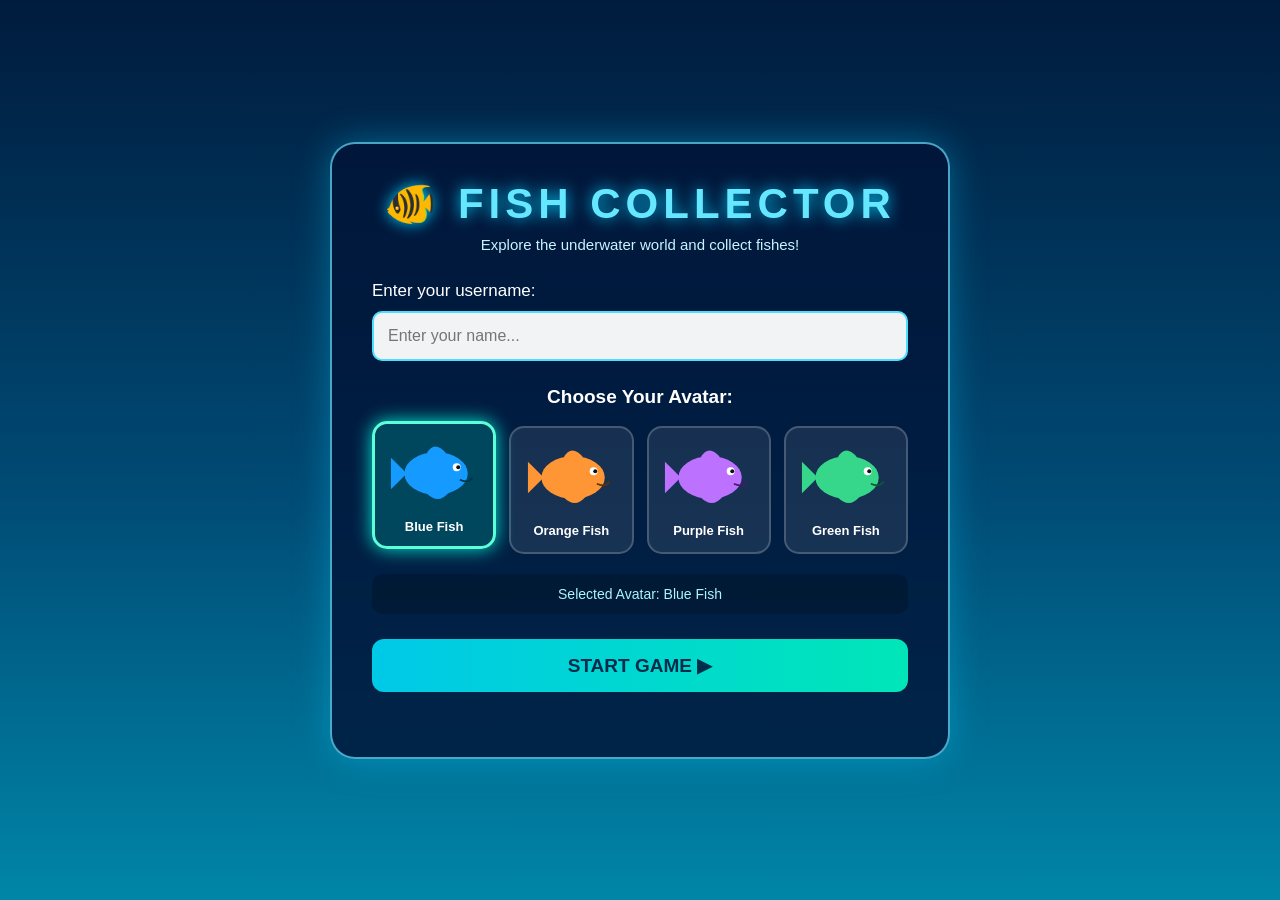
<file: game1/index.html>
<!DOCTYPE html>
<html lang="en">
<head>
<meta charset="UTF-8">
<meta name="viewport" content="width=device-width, initial-scale=1.0">
<title>Fish Collector - Login</title>

<style>
* {
    margin: 0;
    padding: 0;
    box-sizing: border-box;
}

body {
    font-family: Arial, sans-serif;
    min-height: 100vh;
    overflow: hidden;
    background: linear-gradient(
        180deg,
        #001b3d 0%,
        #004b75 55%,
        #0086a8 100%
    );
    color: white;
}

/* Underwater background */

.ocean {
    position: relative;
    width: 100%;
    min-height: 100vh;
    display: flex;
    justify-content: center;
    align-items: center;
    overflow: hidden;
}

/* Bubbles */

.bubble {
    position: absolute;
    bottom: -100px;
    width: 20px;
    height: 20px;
    border: 2px solid rgba(255,255,255,0.5);
    border-radius: 50%;
    animation: rise 10s infinite ease-in;
}

.bubble:nth-child(1) {
    left: 10%;
    animation-delay: 0s;
}

.bubble:nth-child(2) {
    left: 25%;
    width: 30px;
    height: 30px;
    animation-delay: 3s;
}

.bubble:nth-child(3) {
    left: 75%;
    animation-delay: 2s;
}

.bubble:nth-child(4) {
    left: 90%;
    width: 35px;
    height: 35px;
    animation-delay: 5s;
}

.bubble:nth-child(5) {
    left: 55%;
    animation-delay: 6s;
}

@keyframes rise {
    0% {
        transform: translateY(0);
        opacity: 0;
    }
    20% {
        opacity: 0.8;
    }
    100% {
        transform: translateY(-110vh);
        opacity: 0;
    }
}

/* Login container */

.login-container {
    position: relative;
    z-index: 2;
    width: 620px;
    max-width: 92%;
    padding: 35px 40px;
    text-align: center;
    background: rgba(0, 20, 55, 0.82);
    border: 2px solid rgba(105, 225, 255, 0.7);
    border-radius: 25px;
    box-shadow: 0 0 35px rgba(0, 210, 255, 0.35);
}

h1 {
    font-size: 42px;
    letter-spacing: 5px;
    color: #65e8ff;
    text-shadow: 0 0 15px #00cfff;
    margin-bottom: 8px;
}

.subtitle {
    color: #c6f5ff;
    margin-bottom: 28px;
    font-size: 15px;
}

/* Username */

.input-title {
    display: block;
    text-align: left;
    font-size: 17px;
    margin-bottom: 10px;
    color: #ffffff;
}

.username-input {
    width: 100%;
    padding: 14px;
    border-radius: 10px;
    border: 2px solid #4bdfff;
    background: rgba(255,255,255,0.95);
    font-size: 16px;
    outline: none;
    margin-bottom: 25px;
}

.username-input:focus {
    box-shadow: 0 0 12px #00d9ff;
}

/* Avatar section */

.avatar-heading {
    font-size: 19px;
    margin-bottom: 18px;
    color: #ffffff;
}

.avatar-list {
    display: grid;
    grid-template-columns: repeat(4, 1fr);
    gap: 13px;
}

.avatar-card {
    padding: 12px 5px;
    background: rgba(255,255,255,0.09);
    border: 2px solid rgba(255,255,255,0.2);
    border-radius: 15px;
    cursor: pointer;
    transition: 0.25s;
}

.avatar-card:hover {
    background: rgba(0, 205, 255, 0.2);
    transform: translateY(-5px);
}

.avatar-card.selected {
    border: 3px solid #5dffda;
    background: rgba(0, 220, 190, 0.22);
    box-shadow: 0 0 18px #00e5d0;
    transform: translateY(-5px);
}

/* Fish avatar design */

.fish {
    width: 95px;
    max-width: 100%;
    height: 75px;
    display: block;
    margin: auto;
}

.avatar-name {
    display: block;
    margin-top: 8px;
    font-size: 13px;
    color: white;
    font-weight: bold;
}

/* Selected avatar preview */

.selected-info {
    margin-top: 20px;
    padding: 12px;
    color: #aaf5ff;
    font-size: 14px;
    background: rgba(0,0,0,0.2);
    border-radius: 10px;
}

/* Start button */

.start-btn {
    width: 100%;
    margin-top: 25px;
    padding: 15px;
    border: none;
    border-radius: 12px;
    background: linear-gradient(90deg, #00c9e8, #00e6b8);
    color: #002c4b;
    font-size: 19px;
    font-weight: bold;
    cursor: pointer;
    transition: 0.3s;
}

.start-btn:hover {
    transform: scale(1.03);
    box-shadow: 0 0 20px #00eaff;
}

.message {
    color: #ffb6b6;
    margin-top: 12px;
    font-size: 14px;
    min-height: 18px;
}

/* Responsive layout */

@media (max-width: 600px) {
    body {
        overflow-y: auto;
    }

    .ocean {
        padding: 20px 0;
    }

    .login-container {
        padding: 25px 18px;
    }

    h1 {
        font-size: 30px;
    }

    .avatar-list {
        grid-template-columns: repeat(2, 1fr);
    }
}
</style>
</head>

<body>

<div class="ocean">

    <!-- Background bubbles -->
    <div class="bubble"></div>
    <div class="bubble"></div>
    <div class="bubble"></div>
    <div class="bubble"></div>
    <div class="bubble"></div>

    <div class="login-container">

        <h1>🐠 FISH COLLECTOR</h1>

        <p class="subtitle">
            Explore the underwater world and collect fishes!
        </p>

        <!-- Username -->
        <label class="input-title" for="username">
            Enter your username:
        </label>

        <input
            type="text"
            id="username"
            class="username-input"
            placeholder="Enter your name..."
            maxlength="20"
        >

        <!-- Avatar selection -->
        <h3 class="avatar-heading">
            Choose Your Avatar:
        </h3>

        <div class="avatar-list">

            <!-- Blue Fish -->
            <div class="avatar-card selected"
                 data-color="#159bff"
                 data-name="Blue Fish"
                 onclick="selectAvatar(this)">

                <svg class="fish" viewBox="0 0 120 90">
                    <path d="M25 45 L5 25 L5 65 Z"
                          fill="#159bff"/>
                    <ellipse cx="62" cy="45"
                             rx="40" ry="27"
                             fill="#159bff"/>
                    <path d="M50 20 Q60 2 75 20"
                          fill="#159bff"/>
                    <path d="M50 70 Q65 85 78 69"
                          fill="#159bff"/>
                    <circle cx="88" cy="37" r="5"
                            fill="white"/>
                    <circle cx="90" cy="37" r="2.5"
                            fill="#111"/>
                    <path d="M92 53 Q103 58 108 50"
                          stroke="#00334d"
                          stroke-width="2"
                          fill="none"/>
                </svg>

                <span class="avatar-name">Blue Fish</span>
            </div>

            <!-- Orange Fish -->
            <div class="avatar-card"
                 data-color="#ff9635"
                 data-name="Orange Fish"
                 onclick="selectAvatar(this)">

                <svg class="fish" viewBox="0 0 120 90">
                    <path d="M25 45 L5 25 L5 65 Z"
                          fill="#ff9635"/>
                    <ellipse cx="62" cy="45"
                             rx="40" ry="27"
                             fill="#ff9635"/>
                    <path d="M50 20 Q60 2 75 20"
                          fill="#ff9635"/>
                    <path d="M50 70 Q65 85 78 69"
                          fill="#ff9635"/>
                    <circle cx="88" cy="37" r="5"
                            fill="white"/>
                    <circle cx="90" cy="37" r="2.5"
                            fill="#111"/>
                    <path d="M92 53 Q103 58 108 50"
                          stroke="#663000"
                          stroke-width="2"
                          fill="none"/>
                </svg>

                <span class="avatar-name">Orange Fish</span>
            </div>

            <!-- Purple Fish -->
            <div class="avatar-card"
                 data-color="#bd72ff"
                 data-name="Purple Fish"
                 onclick="selectAvatar(this)">

                <svg class="fish" viewBox="0 0 120 90">
                    <path d="M25 45 L5 25 L5 65 Z"
                          fill="#bd72ff"/>
                    <ellipse cx="62" cy="45"
                             rx="40" ry="27"
                             fill="#bd72ff"/>
                    <path d="M50 20 Q60 2 75 20"
                          fill="#bd72ff"/>
                    <path d="M50 70 Q65 85 78 69"
                          fill="#bd72ff"/>
                    <circle cx="88" cy="37" r="5"
                            fill="white"/>
                    <circle cx="90" cy="37" r="2.5"
                            fill="#111"/>
                    <path d="M92 53 Q103 58 108 50"
                          stroke="#4c176e"
                          stroke-width="2"
                          fill="none"/>
                </svg>

                <span class="avatar-name">Purple Fish</span>
            </div>

            <!-- Green Fish -->
            <div class="avatar-card"
                 data-color="#36d68b"
                 data-name="Green Fish"
                 onclick="selectAvatar(this)">

                <svg class="fish" viewBox="0 0 120 90">
                    <path d="M25 45 L5 25 L5 65 Z"
                          fill="#36d68b"/>
                    <ellipse cx="62" cy="45"
                             rx="40" ry="27"
                             fill="#36d68b"/>
                    <path d="M50 20 Q60 2 75 20"
                          fill="#36d68b"/>
                    <path d="M50 70 Q65 85 78 69"
                          fill="#36d68b"/>
                    <circle cx="88" cy="37" r="5"
                            fill="white"/>
                    <circle cx="90" cy="37" r="2.5"
                            fill="#111"/>
                    <path d="M92 53 Q103 58 108 50"
                          stroke="#075c37"
                          stroke-width="2"
                          fill="none"/>
                </svg>

                <span class="avatar-name">Green Fish</span>
            </div>

        </div>

        <!-- Selected avatar information -->
        <div class="selected-info" id="selectedInfo">
            Selected Avatar: Blue Fish
        </div>

        <!-- Start button -->
        <button class="start-btn" onclick="startGame()">
            START GAME ▶
        </button>

        <p class="message" id="message"></p>

    </div>
</div>

<script>

// Default avatar
let selectedAvatar = {
    name: "Blue Fish",
    color: "#159bff"
};

// Select avatar function
function selectAvatar(card) {

    // Remove previous selection
    document.querySelectorAll(".avatar-card")
        .forEach(item => {
            item.classList.remove("selected");
        });

    // Highlight selected avatar
    card.classList.add("selected");

    // Save selected avatar details
    selectedAvatar = {
        name: card.dataset.name,
        color: card.dataset.color
    };

    // Update preview text
    document.getElementById("selectedInfo").textContent =
        "Selected Avatar: " + selectedAvatar.name;
}

// Start game function
function startGame() {

    const username =
        document.getElementById("username").value.trim();

    const message =
        document.getElementById("message");

    // Check username
    if (username === "") {
        message.textContent =
            "Please enter your username!";
        document.getElementById("username").focus();
        return;
    }

    // Player information
    const player = {
        username: username,
        avatarName: selectedAvatar.name,
        avatarColor: selectedAvatar.color,
        score: 0,
        lives: 3,
        blueFish: 0
    };

    // Save player information
    localStorage.setItem(
        "fishCollectorPlayer",
        JSON.stringify(player)
    );

    // Go to the game interface
    window.location.href = "game.html";

    
    
}

</script>

</body>
</html>
</file>
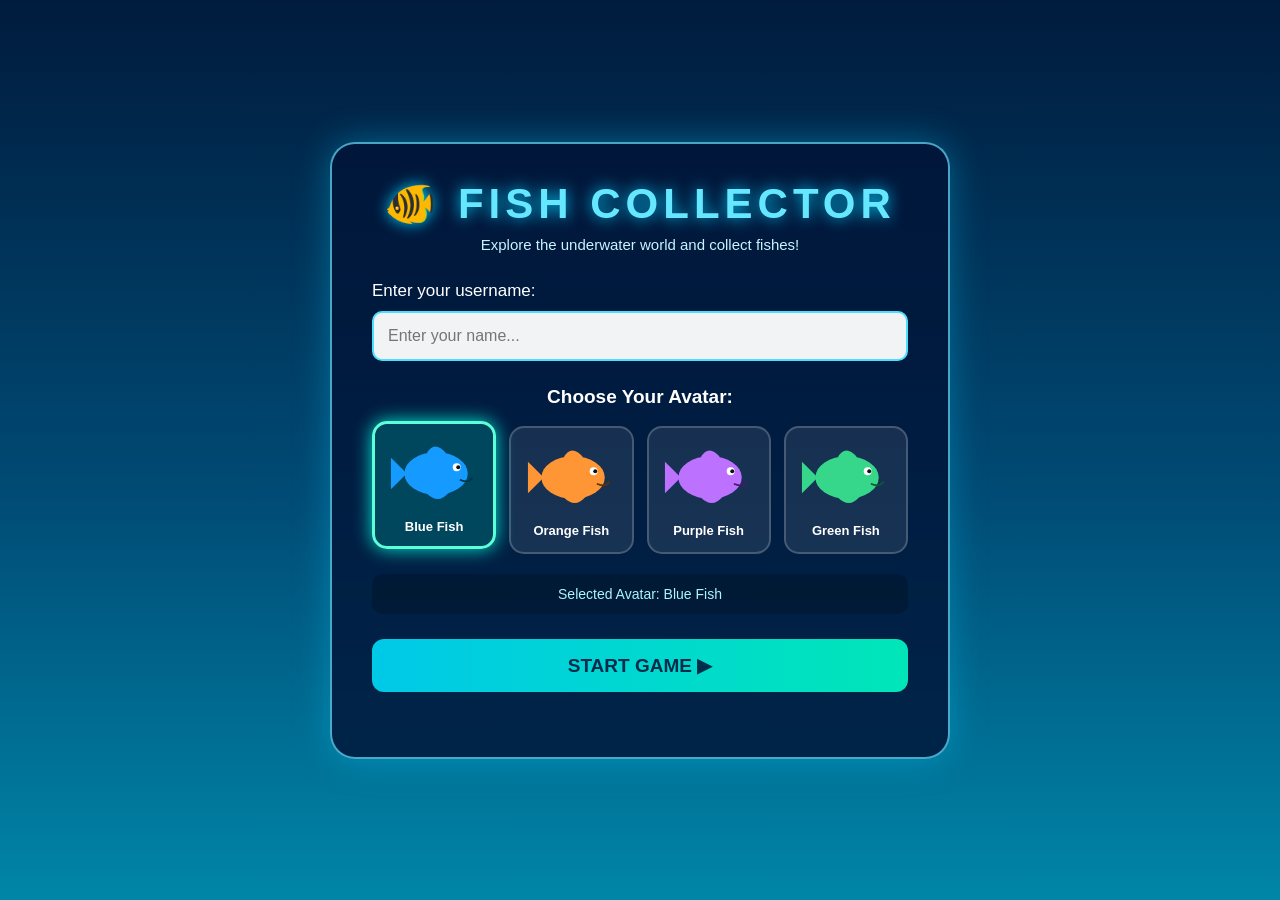
<file: ForestGuardianNew/docs/original_prototype/index.html>
<!DOCTYPE html>
<html lang="en">
<head>
<meta charset="UTF-8">
<meta name="viewport" content="width=device-width, initial-scale=1.0">
<title>Fish Collector - Login</title>

<style>
* {
    margin: 0;
    padding: 0;
    box-sizing: border-box;
}

body {
    font-family: Arial, sans-serif;
    min-height: 100vh;
    overflow: hidden;
    background: linear-gradient(
        180deg,
        #001b3d 0%,
        #004b75 55%,
        #0086a8 100%
    );
    color: white;
}

/* Underwater background */

.ocean {
    position: relative;
    width: 100%;
    min-height: 100vh;
    display: flex;
    justify-content: center;
    align-items: center;
    overflow: hidden;
}

/* Bubbles */

.bubble {
    position: absolute;
    bottom: -100px;
    width: 20px;
    height: 20px;
    border: 2px solid rgba(255,255,255,0.5);
    border-radius: 50%;
    animation: rise 10s infinite ease-in;
}

.bubble:nth-child(1) {
    left: 10%;
    animation-delay: 0s;
}

.bubble:nth-child(2) {
    left: 25%;
    width: 30px;
    height: 30px;
    animation-delay: 3s;
}

.bubble:nth-child(3) {
    left: 75%;
    animation-delay: 2s;
}

.bubble:nth-child(4) {
    left: 90%;
    width: 35px;
    height: 35px;
    animation-delay: 5s;
}

.bubble:nth-child(5) {
    left: 55%;
    animation-delay: 6s;
}

@keyframes rise {
    0% {
        transform: translateY(0);
        opacity: 0;
    }
    20% {
        opacity: 0.8;
    }
    100% {
        transform: translateY(-110vh);
        opacity: 0;
    }
}

/* Login container */

.login-container {
    position: relative;
    z-index: 2;
    width: 620px;
    max-width: 92%;
    padding: 35px 40px;
    text-align: center;
    background: rgba(0, 20, 55, 0.82);
    border: 2px solid rgba(105, 225, 255, 0.7);
    border-radius: 25px;
    box-shadow: 0 0 35px rgba(0, 210, 255, 0.35);
}

h1 {
    font-size: 42px;
    letter-spacing: 5px;
    color: #65e8ff;
    text-shadow: 0 0 15px #00cfff;
    margin-bottom: 8px;
}

.subtitle {
    color: #c6f5ff;
    margin-bottom: 28px;
    font-size: 15px;
}

/* Username */

.input-title {
    display: block;
    text-align: left;
    font-size: 17px;
    margin-bottom: 10px;
    color: #ffffff;
}

.username-input {
    width: 100%;
    padding: 14px;
    border-radius: 10px;
    border: 2px solid #4bdfff;
    background: rgba(255,255,255,0.95);
    font-size: 16px;
    outline: none;
    margin-bottom: 25px;
}

.username-input:focus {
    box-shadow: 0 0 12px #00d9ff;
}

/* Avatar section */

.avatar-heading {
    font-size: 19px;
    margin-bottom: 18px;
    color: #ffffff;
}

.avatar-list {
    display: grid;
    grid-template-columns: repeat(4, 1fr);
    gap: 13px;
}

.avatar-card {
    padding: 12px 5px;
    background: rgba(255,255,255,0.09);
    border: 2px solid rgba(255,255,255,0.2);
    border-radius: 15px;
    cursor: pointer;
    transition: 0.25s;
}

.avatar-card:hover {
    background: rgba(0, 205, 255, 0.2);
    transform: translateY(-5px);
}

.avatar-card.selected {
    border: 3px solid #5dffda;
    background: rgba(0, 220, 190, 0.22);
    box-shadow: 0 0 18px #00e5d0;
    transform: translateY(-5px);
}

/* Fish avatar design */

.fish {
    width: 95px;
    max-width: 100%;
    height: 75px;
    display: block;
    margin: auto;
}

.avatar-name {
    display: block;
    margin-top: 8px;
    font-size: 13px;
    color: white;
    font-weight: bold;
}

/* Selected avatar preview */

.selected-info {
    margin-top: 20px;
    padding: 12px;
    color: #aaf5ff;
    font-size: 14px;
    background: rgba(0,0,0,0.2);
    border-radius: 10px;
}

/* Start button */

.start-btn {
    width: 100%;
    margin-top: 25px;
    padding: 15px;
    border: none;
    border-radius: 12px;
    background: linear-gradient(90deg, #00c9e8, #00e6b8);
    color: #002c4b;
    font-size: 19px;
    font-weight: bold;
    cursor: pointer;
    transition: 0.3s;
}

.start-btn:hover {
    transform: scale(1.03);
    box-shadow: 0 0 20px #00eaff;
}

.message {
    color: #ffb6b6;
    margin-top: 12px;
    font-size: 14px;
    min-height: 18px;
}

/* Responsive layout */

@media (max-width: 600px) {
    body {
        overflow-y: auto;
    }

    .ocean {
        padding: 20px 0;
    }

    .login-container {
        padding: 25px 18px;
    }

    h1 {
        font-size: 30px;
    }

    .avatar-list {
        grid-template-columns: repeat(2, 1fr);
    }
}
</style>
</head>

<body>

<div class="ocean">

    <!-- Background bubbles -->
    <div class="bubble"></div>
    <div class="bubble"></div>
    <div class="bubble"></div>
    <div class="bubble"></div>
    <div class="bubble"></div>

    <div class="login-container">

        <h1>🐠 FISH COLLECTOR</h1>

        <p class="subtitle">
            Explore the underwater world and collect fishes!
        </p>

        <!-- Username -->
        <label class="input-title" for="username">
            Enter your username:
        </label>

        <input
            type="text"
            id="username"
            class="username-input"
            placeholder="Enter your name..."
            maxlength="20"
        >

        <!-- Avatar selection -->
        <h3 class="avatar-heading">
            Choose Your Avatar:
        </h3>

        <div class="avatar-list">

            <!-- Blue Fish -->
            <div class="avatar-card selected"
                 data-color="#159bff"
                 data-name="Blue Fish"
                 onclick="selectAvatar(this)">

                <svg class="fish" viewBox="0 0 120 90">
                    <path d="M25 45 L5 25 L5 65 Z"
                          fill="#159bff"/>
                    <ellipse cx="62" cy="45"
                             rx="40" ry="27"
                             fill="#159bff"/>
                    <path d="M50 20 Q60 2 75 20"
                          fill="#159bff"/>
                    <path d="M50 70 Q65 85 78 69"
                          fill="#159bff"/>
                    <circle cx="88" cy="37" r="5"
                            fill="white"/>
                    <circle cx="90" cy="37" r="2.5"
                            fill="#111"/>
                    <path d="M92 53 Q103 58 108 50"
                          stroke="#00334d"
                          stroke-width="2"
                          fill="none"/>
                </svg>

                <span class="avatar-name">Blue Fish</span>
            </div>

            <!-- Orange Fish -->
            <div class="avatar-card"
                 data-color="#ff9635"
                 data-name="Orange Fish"
                 onclick="selectAvatar(this)">

                <svg class="fish" viewBox="0 0 120 90">
                    <path d="M25 45 L5 25 L5 65 Z"
                          fill="#ff9635"/>
                    <ellipse cx="62" cy="45"
                             rx="40" ry="27"
                             fill="#ff9635"/>
                    <path d="M50 20 Q60 2 75 20"
                          fill="#ff9635"/>
                    <path d="M50 70 Q65 85 78 69"
                          fill="#ff9635"/>
                    <circle cx="88" cy="37" r="5"
                            fill="white"/>
                    <circle cx="90" cy="37" r="2.5"
                            fill="#111"/>
                    <path d="M92 53 Q103 58 108 50"
                          stroke="#663000"
                          stroke-width="2"
                          fill="none"/>
                </svg>

                <span class="avatar-name">Orange Fish</span>
            </div>

            <!-- Purple Fish -->
            <div class="avatar-card"
                 data-color="#bd72ff"
                 data-name="Purple Fish"
                 onclick="selectAvatar(this)">

                <svg class="fish" viewBox="0 0 120 90">
                    <path d="M25 45 L5 25 L5 65 Z"
                          fill="#bd72ff"/>
                    <ellipse cx="62" cy="45"
                             rx="40" ry="27"
                             fill="#bd72ff"/>
                    <path d="M50 20 Q60 2 75 20"
                          fill="#bd72ff"/>
                    <path d="M50 70 Q65 85 78 69"
                          fill="#bd72ff"/>
                    <circle cx="88" cy="37" r="5"
                            fill="white"/>
                    <circle cx="90" cy="37" r="2.5"
                            fill="#111"/>
                    <path d="M92 53 Q103 58 108 50"
                          stroke="#4c176e"
                          stroke-width="2"
                          fill="none"/>
                </svg>

                <span class="avatar-name">Purple Fish</span>
            </div>

            <!-- Green Fish -->
            <div class="avatar-card"
                 data-color="#36d68b"
                 data-name="Green Fish"
                 onclick="selectAvatar(this)">

                <svg class="fish" viewBox="0 0 120 90">
                    <path d="M25 45 L5 25 L5 65 Z"
                          fill="#36d68b"/>
                    <ellipse cx="62" cy="45"
                             rx="40" ry="27"
                             fill="#36d68b"/>
                    <path d="M50 20 Q60 2 75 20"
                          fill="#36d68b"/>
                    <path d="M50 70 Q65 85 78 69"
                          fill="#36d68b"/>
                    <circle cx="88" cy="37" r="5"
                            fill="white"/>
                    <circle cx="90" cy="37" r="2.5"
                            fill="#111"/>
                    <path d="M92 53 Q103 58 108 50"
                          stroke="#075c37"
                          stroke-width="2"
                          fill="none"/>
                </svg>

                <span class="avatar-name">Green Fish</span>
            </div>

        </div>

        <!-- Selected avatar information -->
        <div class="selected-info" id="selectedInfo">
            Selected Avatar: Blue Fish
        </div>

        <!-- Start button -->
        <button class="start-btn" onclick="startGame()">
            START GAME ▶
        </button>

        <p class="message" id="message"></p>

    </div>
</div>

<script>

// Default avatar
let selectedAvatar = {
    name: "Blue Fish",
    color: "#159bff"
};

// Select avatar function
function selectAvatar(card) {

    // Remove previous selection
    document.querySelectorAll(".avatar-card")
        .forEach(item => {
            item.classList.remove("selected");
        });

    // Highlight selected avatar
    card.classList.add("selected");

    // Save selected avatar details
    selectedAvatar = {
        name: card.dataset.name,
        color: card.dataset.color
    };

    // Update preview text
    document.getElementById("selectedInfo").textContent =
        "Selected Avatar: " + selectedAvatar.name;
}

// Start game function
function startGame() {

    const username =
        document.getElementById("username").value.trim();

    const message =
        document.getElementById("message");

    // Check username
    if (username === "") {
        message.textContent =
            "Please enter your username!";
        document.getElementById("username").focus();
        return;
    }

    // Player information
    const player = {
        username: username,
        avatarName: selectedAvatar.name,
        avatarColor: selectedAvatar.color,
        score: 0,
        lives: 3,
        blueFish: 0
    };

    // Save player information
    localStorage.setItem(
        "fishCollectorPlayer",
        JSON.stringify(player)
    );

    // Go to the game interface
    window.location.href = "game.html";

    
    
}

</script>

</body>
</html>
</file>
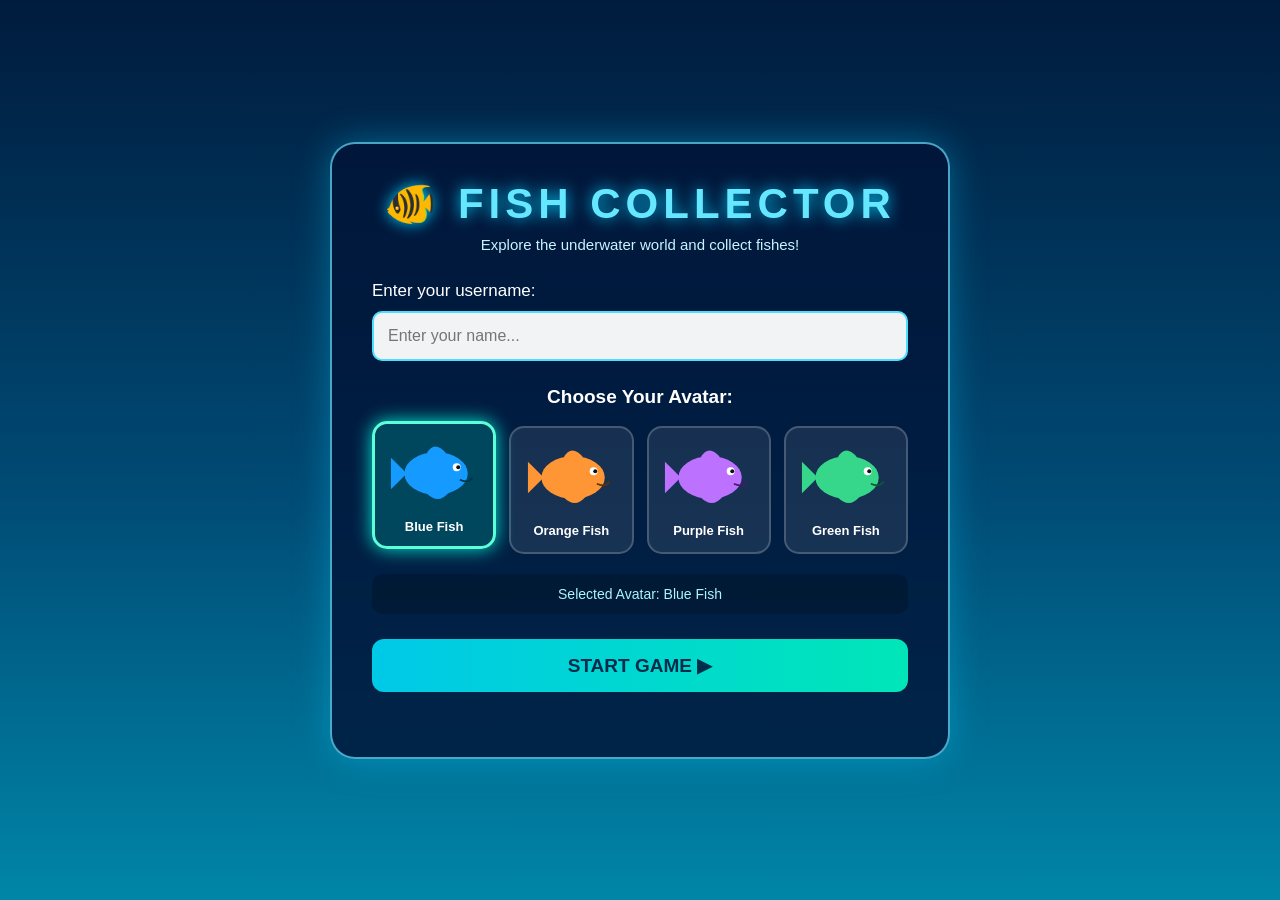
<file: game1/api.html>
<!DOCTYPE html>
<html lang="en">
<head>
<meta charset="UTF-8">
<meta name="viewport" content="width=device-width, initial-scale=1.0">

<title>Fish Collector - API Challenge</title>

<style>

* {
    margin: 0;
    padding: 0;
    box-sizing: border-box;
}

body {
    font-family: Arial, sans-serif;
    background: linear-gradient(180deg, #001b38, #005b83, #00304e);
    color: white;
    min-height: 100vh;
    display: flex;
    justify-content: center;
    align-items: center;
    overflow-x: hidden;
}

/* BACKGROUND BUBBLES */

.bubble {
    position: fixed;
    bottom: -50px;
    border: 2px solid rgba(255,255,255,0.3);
    border-radius: 50%;
    animation: bubbleUp 12s linear infinite;
    pointer-events: none;
}

.b1 {
    left: 10%;
    width: 25px;
    height: 25px;
}

.b2 {
    left: 80%;
    width: 35px;
    height: 35px;
    animation-delay: 3s;
}

.b3 {
    left: 45%;
    width: 20px;
    height: 20px;
    animation-delay: 5s;
}

@keyframes bubbleUp {
    from {
        transform: translateY(0);
        opacity: 0;
    }

    20% {
        opacity: 0.7;
    }

    to {
        transform: translateY(-120vh);
        opacity: 0;
    }
}

/* MAIN CONTAINER */

.container {
    width: 550px;
    max-width: 92%;
    padding: 35px;
    margin: 30px 0;
    background: rgba(0, 20, 50, 0.94);
    border: 2px solid #43dfff;
    border-radius: 22px;
    box-shadow: 0 0 30px rgba(0,220,255,0.3);
    text-align: center;
    position: relative;
    z-index: 2;
}

.header-icon {
    font-size: 55px;
    margin-bottom: 10px;
}

h1 {
    color: #72edff;
    font-size: 28px;
    margin-bottom: 10px;
}

.subtitle {
    color: #c6f4ff;
    font-size: 14px;
    line-height: 1.6;
    margin-bottom: 20px;
}

/* PLAYER INFORMATION */

.player-name {
    background: rgba(0, 180, 220, 0.12);
    border: 1px solid #26c9ed;
    padding: 12px;
    border-radius: 10px;
    margin-bottom: 20px;
    color: #8cecff;
    font-weight: bold;
}

/* QUESTION SECTION */

.question-box {
    background: rgba(255,255,255,0.08);
    padding: 20px;
    border-radius: 15px;
    border: 1px solid rgba(90,220,255,0.4);
}

.question-title {
    font-size: 19px;
    font-weight: bold;
    color: #ffffff;
    margin-bottom: 15px;
}

.question-image {
    width: 100%;
    max-width: 350px;
    max-height: 300px;
    object-fit: contain;
    background: white;
    border-radius: 10px;
    padding: 8px;
    display: block;
    margin: 0 auto 20px;
}

.loading {
    color: #9defff;
    padding: 25px;
}

.error {
    color: #ff8585;
    font-size: 14px;
    margin: 12px 0;
}

/* ANSWER INPUTS */

.answer-section {
    margin-top: 20px;
}

.answer-section label {
    display: block;
    text-align: left;
    margin-bottom: 7px;
    color: #bcefff;
    font-size: 14px;
}

.answer-section input {
    width: 100%;
    padding: 13px;
    border-radius: 9px;
    border: 1px solid #42dfff;
    background: #eafaff;
    color: #00304e;
    font-size: 17px;
    outline: none;
    margin-bottom: 15px;
}

.answer-section input:focus {
    border: 2px solid #00eaff;
    box-shadow: 0 0 10px rgba(0,234,255,0.4);
}

/* BUTTONS */

.btn {
    width: 100%;
    padding: 13px;
    margin-top: 12px;
    border: none;
    border-radius: 10px;
    background: linear-gradient(90deg, #00c9ed, #00e5b5);
    color: #002b4c;
    font-size: 17px;
    font-weight: bold;
    cursor: pointer;
    transition: 0.2s;
}

.btn:hover {
    transform: scale(1.02);
    box-shadow: 0 0 15px #00eaff;
}

.btn:disabled {
    opacity: 0.5;
    cursor: not-allowed;
    transform: none;
    box-shadow: none;
}

/* RESULT MESSAGE */

.result-message {
    display: none;
    padding: 13px;
    margin-top: 15px;
    border-radius: 9px;
    font-weight: bold;
    line-height: 1.5;
}

.correct {
    display: block;
    background: rgba(0,220,130,0.15);
    border: 1px solid #00e5a0;
    color: #73ffc5;
}

.wrong {
    display: block;
    background: rgba(255,70,90,0.15);
    border: 1px solid #ff6078;
    color: #ff9baa;
}

/* RARE FISH */

.rare-fish {
    font-size: 65px;
    margin: 15px;
}

.footer {
    color: #8ccfe4;
    font-size: 12px;
    margin-top: 20px;
}

@media(max-width: 500px) {

    .container {
        padding: 22px;
    }

    h1 {
        font-size: 23px;
    }

    .question-image {
        max-width: 100%;
    }

}

</style>
</head>

<body>

<!-- Background bubbles -->

<div class="bubble b1"></div>
<div class="bubble b2"></div>
<div class="bubble b3"></div>

<!-- Main API interface -->

<div class="container">

    <div class="header-icon">🐠</div>

    <h1>FISH API CHALLENGE</h1>

    <p class="subtitle">
        Congratulations! You collected 10 common blue fish.
        <br>
        Answer the API challenge to unlock rare fish!
    </p>

    <div class="player-name">
        Player: <span id="playerName">Player</span>
    </div>

    <div class="question-box">

        <div class="question-title">
            🧩 Answer the Question
        </div>

        <div id="loadingMessage" class="loading">
            Loading question from API...
        </div>

        <img
            id="questionImage"
            class="question-image"
            style="display:none;"
            alt="Fish API Question"
        >

        <div id="errorMessage" class="error"></div>

        <div class="answer-section">

            <label for="fishAnswer">
                🐟 Number of Fish:
            </label>

            <input
                type="number"
                id="fishAnswer"
                placeholder="Enter number of fish"
                min="0"
            >

            <label for="chestAnswer">
                📦 Number of Treasure Chests:
            </label>

            <input
                type="number"
                id="chestAnswer"
                placeholder="Enter number of treasure chests"
                min="0"
            >

        </div>

        <button
            class="btn"
            id="submitButton"
            onclick="checkAnswer()"
            disabled
        >
            SUBMIT ANSWER
        </button>

        <div id="resultMessage" class="result-message"></div>

        <button
            class="btn"
            id="continueButton"
            style="display:none;"
            onclick="continueGame()"
        >
            UNLOCK RARE FISH
        </button>

        <button
            class="btn"
            id="retryButton"
            style="display:none;"
            onclick="loadQuestion()"
        >
            TRY ANOTHER QUESTION
        </button>

    </div>

    <div class="footer">
        Fish Collector Game | API Question Interface
    </div>

</div>

<script>

// =====================================
// 1. GET PLAYER INFORMATION
// =====================================

let playerData = JSON.parse(
    localStorage.getItem("fishCollectorPlayer")
);

if (!playerData) {

    window.location.href = "index.html";

}

document.getElementById("playerName").textContent =
    playerData.username;


// =====================================
// 2. API INFORMATION
// =====================================

const API_URL =
    "https://marcconrad.com/uob/fish/api.php?out=json";

let correctFish = null;
let correctChest = null;
let questionLoaded = false;


// =====================================
// 3. LOAD QUESTION FROM API
// =====================================

async function loadQuestion() {

    const loadingMessage =
        document.getElementById("loadingMessage");

    const questionImage =
        document.getElementById("questionImage");

    const errorMessage =
        document.getElementById("errorMessage");

    const resultMessage =
        document.getElementById("resultMessage");

    const submitButton =
        document.getElementById("submitButton");

    loadingMessage.style.display = "block";
    loadingMessage.textContent =
        "Loading question from API...";

    questionImage.style.display = "none";

    errorMessage.textContent = "";
    resultMessage.style.display = "none";

    document.getElementById("fishAnswer").value = "";
    document.getElementById("chestAnswer").value = "";

    document.getElementById("continueButton").style.display =
        "none";

    document.getElementById("retryButton").style.display =
        "none";

    submitButton.disabled = true;

    questionLoaded = false;

    try {

        const response = await fetch(API_URL, {
            cache: "no-store"
        });

        if (!response.ok) {
            throw new Error("API connection failed.");
        }

        const data = await response.json();

        // Get question and correct answers

        if (
            !data.question ||
            data.fish === undefined ||
            data.chest === undefined
        ) {
            throw new Error("Invalid API response.");
        }

        correctFish = Number(data.fish);
        correctChest = Number(data.chest);

        // Display question image

        questionImage.src = data.question;

        questionImage.onload = function() {

            loadingMessage.style.display = "none";
            questionImage.style.display = "block";

            submitButton.disabled = false;

            questionLoaded = true;

        };

        questionImage.onerror = function() {

            throw new Error("Could not load question image.");

        };

    }

    catch (error) {

        console.error(error);

        loadingMessage.style.display = "none";

        errorMessage.textContent =
            "Unable to load the question. Please try again.";

        document.getElementById("retryButton").style.display =
            "block";

    }

}


// =====================================
// 4. CHECK PLAYER ANSWER
// =====================================

function checkAnswer() {

    if (!questionLoaded) {
        return;
    }

    const fishInput =
        document.getElementById("fishAnswer").value.trim();

    const chestInput =
        document.getElementById("chestAnswer").value.trim();

    const resultMessage =
        document.getElementById("resultMessage");

    // Validate empty inputs

    if (fishInput === "" || chestInput === "") {

        resultMessage.className =
            "result-message wrong";

        resultMessage.textContent =
            "Please enter both answers.";

        return;

    }

    const playerFishAnswer = Number(fishInput);
    const playerChestAnswer = Number(chestInput);

    // Compare answers with API solutions

    if (
        playerFishAnswer === correctFish &&
        playerChestAnswer === correctChest
    ) {

        // Correct answer

        resultMessage.className =
            "result-message correct";

        resultMessage.innerHTML =
            "🎉 Correct Answer!<br>" +
            "You successfully completed the API challenge!";

        document.getElementById("submitButton").disabled =
            true;

        document.getElementById("fishAnswer").disabled =
            true;

        document.getElementById("chestAnswer").disabled =
            true;

        document.getElementById("continueButton").style.display =
            "block";

    }

    else {

        // Wrong answer

        resultMessage.className =
            "result-message wrong";

        resultMessage.textContent =
            "❌ Incorrect Answer! Please try again.";

    }

}


// =====================================
// 5. UNLOCK RARE FISH
// =====================================

function continueGame() {

    // Unlock rare fish

    playerData.rareUnlocked = true;

    // Save player information

    localStorage.setItem(
        "fishCollectorPlayer",
        JSON.stringify(playerData)
    );

    // Return to game

    window.location.href = "game.html";

}


// =====================================
// 6. START API QUESTION
// =====================================

loadQuestion();

</script>

</body>
</html>
</file>
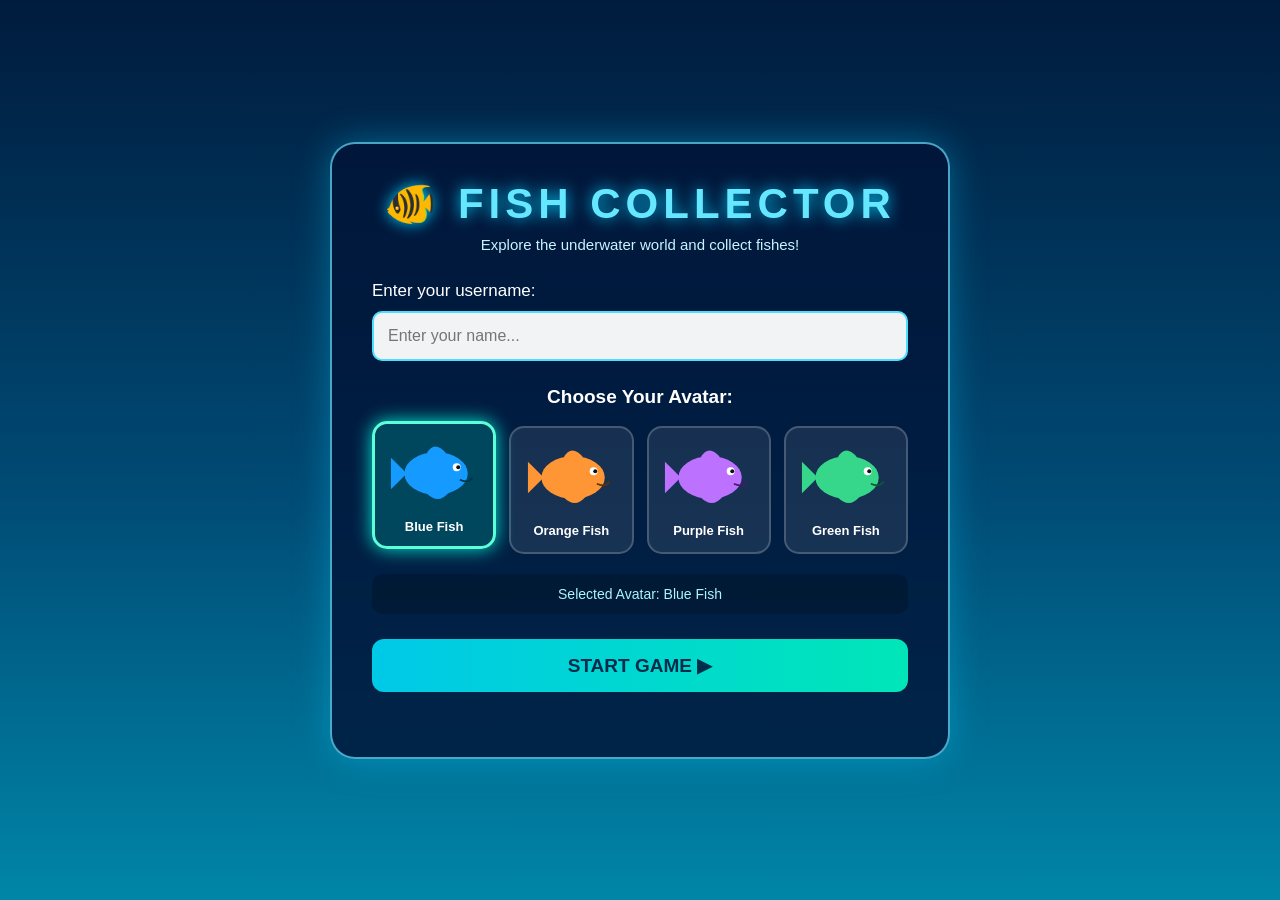
<file: game1/game.html>
<!DOCTYPE html>
<html lang="en">
<head>
<meta charset="UTF-8">
<meta name="viewport" content="width=device-width, initial-scale=1.0">
<title>Fish Collector - Game</title>

<style>
* {
    margin: 0;
    padding: 0;
    box-sizing: border-box;
}

body {
    font-family: Arial, sans-serif;
    background: #001b38;
    color: white;
    overflow: hidden;
}

/* MAIN GAME */

.game-container {
    width: 100%;
    height: 100vh;
    position: relative;
    background:
        linear-gradient(rgba(0,35,75,0.2), rgba(0,15,45,0.5)),
        linear-gradient(180deg, #003c69, #006c91 65%, #00304e);
    overflow: hidden;
}

/* UNDERWATER LIGHT EFFECT */

.game-container::before {
    content: "";
    position: absolute;
    inset: 0;
    background:
        repeating-linear-gradient(
            110deg,
            transparent 0px,
            transparent 100px,
            rgba(100,220,255,0.06) 130px,
            transparent 170px
        );
    animation: waterLight 8s linear infinite;
    pointer-events: none;
}

@keyframes waterLight {
    from { transform: translateX(-100px); }
    to { transform: translateX(100px); }
}

/* BACKGROUND BUBBLES */

.bubble {
    position: absolute;
    bottom: -50px;
    border: 2px solid rgba(255,255,255,0.3);
    border-radius: 50%;
    animation: bubbleUp 12s linear infinite;
    pointer-events: none;
}

.b1 { left: 10%; width: 20px; height: 20px; }
.b2 { left: 30%; width: 35px; height: 35px; animation-delay: 3s; }
.b3 { left: 65%; width: 18px; height: 18px; animation-delay: 5s; }
.b4 { left: 85%; width: 30px; height: 30px; animation-delay: 2s; }
.b5 { left: 50%; width: 25px; height: 25px; animation-delay: 7s; }

@keyframes bubbleUp {
    from { transform: translateY(0); opacity: 0; }
    20% { opacity: 0.7; }
    to { transform: translateY(-120vh); opacity: 0; }
}

/* SEA FLOOR */

.sea-floor {
    position: absolute;
    bottom: 0;
    left: 0;
    width: 100%;
    height: 65px;
    background: linear-gradient(#087c89, #064e62);
    border-top: 3px solid rgba(75,220,220,0.3);
}

/* SEA PLANTS */

.plant {
    position: absolute;
    bottom: 48px;
    font-size: 45px;
    opacity: 0.8;
    pointer-events: none;
}

.plant1 { left: 3%; }
.plant2 { left: 17%; font-size: 35px; }
.plant3 { right: 10%; }
.plant4 { right: 25%; font-size: 38px; }

/* TOP PLAYER INFORMATION */

.top-bar {
    position: absolute;
    z-index: 5;
    top: 15px;
    left: 2%;
    width: 96%;
    display: flex;
    justify-content: space-between;
    align-items: center;
    gap: 10px;
}

.player-info,
.game-stats {
    display: flex;
    align-items: center;
    gap: 15px;
    background: rgba(0,20,45,0.85);
    border: 1px solid #39c9ed;
    border-radius: 14px;
    padding: 12px 20px;
    box-shadow: 0 0 12px rgba(0,220,255,0.15);
}

.player-info {
    min-width: 230px;
}

.player-avatar {
    width: 52px;
    height: 42px;
}

.player-name {
    font-size: 17px;
    font-weight: bold;
    color: #73eaff;
}

.level-text {
    font-size: 12px;
    margin-top: 5px;
    color: #b8eaff;
}

.game-stats {
    gap: 28px;
}

.stat {
    text-align: center;
    min-width: 65px;
}

.stat-label {
    font-size: 12px;
    color: #b6eaff;
    margin-bottom: 5px;
}

.stat-value {
    font-size: 20px;
    font-weight: bold;
    color: white;
}

.hearts {
    color: #ff557b;
    font-size: 22px;
    letter-spacing: 2px;
}

/* GAME INSTRUCTIONS */

.instructions {
    position: absolute;
    z-index: 5;
    top: 110px;
    left: 50%;
    transform: translateX(-50%);
    background: rgba(0,25,55,0.7);
    border: 1px solid rgba(90,220,255,0.5);
    border-radius: 10px;
    padding: 9px 20px;
    color: #c7f7ff;
    font-size: 13px;
    text-align: center;
}

/* GAME AREA */

.game-area {
    position: absolute;
    inset: 0;
    z-index: 2;
}

/* PLAYER FISH */

.player {
    position: absolute;
    width: 95px;
    height: 75px;
    left: 15%;
    top: 48%;
    z-index: 4;
    transition: filter 0.15s;
    filter: drop-shadow(0 0 10px rgba(255,255,255,0.5));
    pointer-events: none;
}

.player svg {
    width: 100%;
    height: 100%;
    overflow: visible;
}

/* COMMON FISH */

.fish-object {
    position: absolute;
    width: 65px;
    height: 50px;
    z-index: 3;
    cursor: default;
    filter: drop-shadow(0 0 7px rgba(0,200,255,0.5));
}

.fish-object svg {
    width: 100%;
    height: 100%;
}

.fish-object.bonus {
    width: 75px;
    height: 65px;
    filter: drop-shadow(0 0 12px #ffe78a);
}

/* SHARK */

.shark {
    position: absolute;
    z-index: 3;
    font-size: 65px;
    width: 85px;
    height: 75px;
    display: flex;
    justify-content: center;
    align-items: center;
    filter: drop-shadow(0 0 10px rgba(255,80,80,0.6));
}

/* MOVEMENT CONTROLS */

.controls {
    position: absolute;
    z-index: 6;
    bottom: 85px;
    right: 35px;
    width: 150px;
    height: 125px;
    display: grid;
    grid-template-columns: repeat(3, 1fr);
    grid-template-rows: repeat(2, 1fr);
    gap: 7px;
}

.control-btn {
    border: 1px solid #65eaff;
    border-radius: 10px;
    background: rgba(0,30,65,0.85);
    color: white;
    font-size: 22px;
    cursor: pointer;
    transition: 0.15s;
    touch-action: none;
    user-select: none;
}

.control-btn:hover,
.control-btn.active {
    background: #00aaca;
    box-shadow: 0 0 12px #00eaff;
}

.up { grid-column: 2; grid-row: 1; }
.left { grid-column: 1; grid-row: 2; }
.down { grid-column: 2; grid-row: 2; }
.right { grid-column: 3; grid-row: 2; }

/* CONTROL LABEL */

.move-label {
    position: absolute;
    bottom: 220px;
    right: 35px;
    width: 150px;
    text-align: center;
    color: #b8efff;
    font-size: 13px;
}

/* GAME MESSAGE */

.game-message {
    position: absolute;
    z-index: 5;
    bottom: 30px;
    left: 50%;
    transform: translateX(-50%);
    color: #bdf7ff;
    font-size: 14px;
    text-align: center;
}

/* OVERLAY */

.overlay {
    position: absolute;
    inset: 0;
    z-index: 20;
    display: none;
    justify-content: center;
    align-items: center;
    background: rgba(0,10,30,0.8);
    backdrop-filter: blur(5px);
}

.modal {
    width: 420px;
    max-width: 90%;
    padding: 35px;
    text-align: center;
    background: linear-gradient(145deg, #003c65, #001e43);
    border: 2px solid #56e5ff;
    border-radius: 22px;
    box-shadow: 0 0 30px rgba(0,220,255,0.35);
}

.modal h2 {
    color: #72edff;
    font-size: 28px;
    margin-bottom: 20px;
}

.modal p {
    color: #d5f5ff;
    line-height: 1.8;
    margin: 12px 0;
}

.modal-fish {
    font-size: 75px;
    margin: 15px;
}

.modal-btn {
    width: 100%;
    padding: 13px;
    margin-top: 20px;
    background: linear-gradient(90deg, #00c9ed, #00e5b5);
    color: #002b4c;
    border: none;
    border-radius: 10px;
    font-size: 18px;
    font-weight: bold;
    cursor: pointer;
}

.modal-btn:hover {
    box-shadow: 0 0 18px #00eaff;
    transform: scale(1.02);
}

/* SCORE SCREEN */

.score-row {
    display: flex;
    justify-content: space-between;
    margin: 18px 0;
    padding: 12px;
    border-radius: 8px;
    background: rgba(255,255,255,0.08);
}

/* RESPONSIVE */

@media(max-width: 750px) {
    .top-bar {
        flex-wrap: wrap;
    }

    .player-info,
    .game-stats {
        padding: 8px;
        gap: 8px;
    }

    .stat {
        min-width: 45px;
    }

    .controls {
        right: 10px;
        bottom: 75px;
    }

    .instructions {
        top: 125px;
        width: 90%;
    }
}
</style>
</head>

<body>

<div class="game-container" id="gameContainer">

    <!-- Background bubbles -->

    <div class="bubble b1"></div>
    <div class="bubble b2"></div>
    <div class="bubble b3"></div>
    <div class="bubble b4"></div>
    <div class="bubble b5"></div>

    <!-- Sea plants -->

    <div class="plant plant1">🌿</div>
    <div class="plant plant2">🪸</div>
    <div class="plant plant3">🌿</div>
    <div class="plant plant4">🪸</div>

    <!-- Top player information -->

    <div class="top-bar">

        <div class="player-info">

            <div class="player-avatar" id="topAvatar"></div>

            <div>
                <div class="player-name" id="playerName">
                    Player
                </div>

                <div class="level-text">
                    Level: <span id="level">1</span>
                </div>
            </div>

        </div>

        <div class="game-stats">

            <div class="stat">
                <div class="stat-label">SCORE</div>
                <div class="stat-value" id="score">0</div>
            </div>

            <div class="stat">
                <div class="stat-label">LIVES</div>
                <div class="hearts" id="lives">♥ ♥ ♥</div>
            </div>

            <div class="stat">
                <div class="stat-label">BLUE FISH</div>
                <div class="stat-value" id="fishCount">0/10</div>
            </div>

        </div>

    </div>

    <!-- Instructions -->

    <div class="instructions">
        🐟 Collect 10 Blue Fish | 🦈 Avoid Sharks!
        <br>
        Use Arrow Keys or the buttons to move your fish.
    </div>

    <!-- Main game area -->

    <div class="game-area" id="gameArea">

        <!-- Player fish -->

        <div class="player" id="playerFish"></div>

    </div>

    <!-- Sea floor -->

    <div class="sea-floor"></div>

    <!-- Movement buttons -->

    <div class="move-label">MOVE YOUR FISH</div>

    <div class="controls">

        <button class="control-btn up" data-dir="up">▲</button>

        <button class="control-btn left" data-dir="left">◀</button>

        <button class="control-btn down" data-dir="down">▼</button>

        <button class="control-btn right" data-dir="right">▶</button>

    </div>

    <div class="game-message" id="gameMessage">
        Explore the ocean and collect blue fish!
    </div>

    <!-- 10 Blue Fish Collected Modal -->

    <div class="overlay" id="successOverlay">

        <div class="modal">

            <h2>🎉 Fish Collected!</h2>

            <div class="modal-fish">🐟</div>

            <p>
                Successfully collected 10 common blue fish!
            </p>

            <p>
                <strong>Blue Fish (Common)</strong>
                <br>
                +10 points per fish
            </p>

            <button class="modal-btn" onclick="continueToAPI()">
                OK
            </button>

        </div>

    </div>

    <!-- Game Over Modal -->

    <div class="overlay" id="gameOverOverlay">

        <div class="modal">

            <h2>💔 GAME OVER</h2>

            <div class="modal-fish">🦈</div>

            <p>You ran out of lives!</p>

            <p id="gameOverText">
                Better luck next time!
            </p>

            <button class="modal-btn" onclick="showFinalScore()">
                VIEW FINAL SCORE
            </button>

        </div>

    </div>

    <!-- Final Score Screen -->

    <div class="overlay" id="scoreOverlay">

        <div class="modal">

            <h2>🏆 FINAL SCORE</h2>

            <p>Great effort, <span id="finalName"></span>!</p>

            <div class="score-row">
                <span>Total Score</span>
                <strong id="finalScore">0</strong>
            </div>

            <div class="score-row">
                <span>Blue Fish Collected</span>
                <strong id="finalFish">0</strong>
            </div>

            <div class="score-row">
                <span>Remaining Lives</span>
                <strong id="finalLives">0</strong>
            </div>

            <button class="modal-btn" onclick="playAgain()">
                PLAY AGAIN
            </button>

            <button class="modal-btn" onclick="backToMenu()">
                BACK TO MENU
            </button>

        </div>

    </div>

</div>

<script>

// =====================================
// 1. GET PLAYER INFORMATION FROM LOGIN
// =====================================

let playerData = JSON.parse(
    localStorage.getItem("fishCollectorPlayer")
);

if (!playerData) {
    window.location.href = "index.html";
}

let username = playerData.username;
let avatarColor = playerData.avatarColor || "#159bff";

let score = Number(playerData.score || 0);
let blueFish = Number(playerData.blueFish || 0);
let lives = Number(playerData.lives ?? 3);

let rareUnlocked = playerData.rareUnlocked || false;

let gameRunning = true;
let successShown = false;
let gameOver = false;

const gameArea = document.getElementById("gameArea");
const playerFish = document.getElementById("playerFish");

let playerX = 15;
let playerY = 48;

const keys = {
    up: false,
    down: false,
    left: false,
    right: false
};

let objects = [];
let lastSpawn = 0;
let lastTime = 0;
let objectId = 0;

/* Reduced player movement speed */
const speed = 0.12;

// =====================================
// 2. FISH SVG DESIGN
// =====================================

function createFishSVG(color) {

    return `
    <svg viewBox="0 0 120 90">

        <path d="M25 45 L5 25 L5 65 Z"
              fill="${color}"/>

        <ellipse cx="62" cy="45"
                 rx="40" ry="27"
                 fill="${color}"/>

        <path d="M50 20 Q60 2 75 20"
              fill="${color}"/>

        <path d="M50 70 Q65 85 78 69"
              fill="${color}"/>

        <circle cx="88" cy="37" r="5"
                fill="white"/>

        <circle cx="90" cy="37" r="2.5"
                fill="#111"/>

        <path d="M92 53 Q103 58 108 50"
              stroke="#00334d"
              stroke-width="2"
              fill="none"/>

    </svg>`;
}

// =====================================
// 3. DISPLAY PLAYER DETAILS
// =====================================

document.getElementById("playerName").textContent =
    username;

document.getElementById("topAvatar").innerHTML =
    createFishSVG(avatarColor);

playerFish.innerHTML = createFishSVG(avatarColor);

function updateDisplay() {

    document.getElementById("score").textContent =
        score;

    document.getElementById("fishCount").textContent =
        blueFish + "/10";

    document.getElementById("lives").textContent =
        "♥ ".repeat(lives) + "♡ ".repeat(3 - lives);

    document.getElementById("level").textContent =
        rareUnlocked ? 2 : 1;
}

// =====================================
// 4. SAVE GAME INFORMATION
// =====================================

function savePlayerData() {

    playerData.username = username;
    playerData.avatarColor = avatarColor;
    playerData.score = score;
    playerData.blueFish = blueFish;
    playerData.lives = lives;
    playerData.rareUnlocked = rareUnlocked;

    localStorage.setItem(
        "fishCollectorPlayer",
        JSON.stringify(playerData)
    );
}

// =====================================
// 5. PLAYER MOVEMENT
// =====================================

function movePlayer(delta) {

    if (!gameRunning) return;

    const distance = speed * delta;

    if (keys.up) playerY -= distance;
    if (keys.down) playerY += distance;
    if (keys.left) playerX -= distance;
    if (keys.right) playerX += distance;

    const maxX = (gameArea.clientWidth - playerFish.offsetWidth)
                 / gameArea.clientWidth * 100;

    const maxY = (gameArea.clientHeight - playerFish.offsetHeight)
                 / gameArea.clientHeight * 100;

    playerX = Math.max(0, Math.min(maxX, playerX));
    playerY = Math.max(0, Math.min(maxY, playerY));

    playerFish.style.left = playerX + "%";
    playerFish.style.top = playerY + "%";
}

// Keyboard controls

document.addEventListener("keydown", function(event) {

    const direction = {
        ArrowUp: "up",
        ArrowDown: "down",
        ArrowLeft: "left",
        ArrowRight: "right"
    }[event.key];

    if (direction) {
        event.preventDefault();
        keys[direction] = true;
    }

});

document.addEventListener("keyup", function(event) {

    const direction = {
        ArrowUp: "up",
        ArrowDown: "down",
        ArrowLeft: "left",
        ArrowRight: "right"
    }[event.key];

    if (direction) {
        keys[direction] = false;
    }

});

// On-screen movement buttons

document.querySelectorAll(".control-btn").forEach(button => {

    const direction = button.dataset.dir;

    button.addEventListener("pointerdown", function(event) {
        event.preventDefault();

        keys[direction] = true;
        button.classList.add("active");
    });

    function stopMovement() {
        keys[direction] = false;
        button.classList.remove("active");
    }

    button.addEventListener("pointerup", stopMovement);
    button.addEventListener("pointerleave", stopMovement);
    button.addEventListener("pointercancel", stopMovement);

});

// Stop moving when browser loses focus

window.addEventListener("blur", function() {
    Object.keys(keys).forEach(key => keys[key] = false);
});

// =====================================
// 6. CREATE COMMON BLUE FISH
// =====================================

function createCommonFish() {

    const fish = document.createElement("div");

    fish.className = "fish-object";
    fish.innerHTML = createFishSVG("#159bff");

    /* Start from the left side */
    fish.style.left =
        -80 + "px";

    fish.style.top =
        (70 + Math.random() *
        (gameArea.clientHeight - 190)) + "px";

    fish.dataset.type = "common";
    fish.dataset.id = ++objectId;

    gameArea.appendChild(fish);

    objects.push({
        element: fish,
        type: "common",
        x: -80,
        y: parseFloat(fish.style.top),
        speed: 0.04 + Math.random() * 0.07
    });

}

// =====================================
// 7. CREATE RARE FISH
// =====================================

function createRareFish() {

    const rare = document.createElement("div");

    rare.className = "fish-object bonus";

    rare.innerHTML = `
        <svg viewBox="0 0 100 90">
            <path d="M25 45 L5 25 L5 65 Z"
                  fill="#ffbd38"/>

            <ellipse cx="55" cy="45"
                     rx="36" ry="27"
                     fill="#ffbd38"/>

            <path d="M35 23 Q45 -3 65 20"
                  fill="#ffbd38"/>

            <circle cx="78" cy="36" r="5"
                    fill="white"/>

            <circle cx="80" cy="36" r="2.5"
                    fill="#111"/>

            <circle cx="43" cy="37" r="4"
                    fill="#fff1a5"/>

            <circle cx="55" cy="54" r="5"
                    fill="#fff1a5"/>
        </svg>
    `;

    /* Start from the left side */
    rare.style.left =
        -90 + "px";

    rare.style.top =
        (70 + Math.random() *
        (gameArea.clientHeight - 190)) + "px";

    gameArea.appendChild(rare);

    objects.push({
        element: rare,
        type: "rare",
        x: -90,
        y: parseFloat(rare.style.top),
        speed: 0.05 + Math.random() * 0.07
    });

}

// =====================================
// 8. CREATE SHARK OBSTACLE
// =====================================

function createShark() {

    const shark = document.createElement("div");

    shark.className = "shark";
    shark.textContent = "🦈";

    /* Start from the left side */
    shark.style.left =
        -100 + "px";

    shark.style.top =
        (70 + Math.random() *
        (gameArea.clientHeight - 190)) + "px";

    gameArea.appendChild(shark);

    objects.push({
        element: shark,
        type: "shark",
        x: -100,
        y: parseFloat(shark.style.top),
        speed: 0.10 + Math.random() * 0.06
    });

}

// =====================================
// 9. COLLISION DETECTION
// =====================================

function checkCollision(a, b) {

    const rectA = a.getBoundingClientRect();
    const rectB = b.getBoundingClientRect();

    return (
        rectA.left < rectB.right - 8 &&
        rectA.right > rectB.left + 8 &&
        rectA.top < rectB.bottom - 8 &&
        rectA.bottom > rectB.top + 8
    );
}

// =====================================
// 10. COLLECT FISH
// =====================================

function collectFish(object, index) {

    if (object.type === "common") {

        blueFish++;
        score += 10;

        document.getElementById("gameMessage").textContent =
            "🐟 Common Blue Fish Collected! +10 Points";

    }

    else if (object.type === "rare") {

        score += 50;

        document.getElementById("gameMessage").textContent =
            "⭐ Rare Fish Collected! +50 Bonus Points";

    }

    object.element.remove();
    objects.splice(index, 1);

    updateDisplay();
    savePlayerData();

    // Successfully collect 10 common fish

    if (blueFish >= 10 && !successShown && !rareUnlocked) {

        successShown = true;
        gameRunning = false;

        document.getElementById("successOverlay").style.display =
            "flex";
    }

}

// =====================================
// 11. SHARK COLLISION
// =====================================

function hitShark(object, index) {

    lives--;

    object.element.remove();
    objects.splice(index, 1);

    updateDisplay();
    savePlayerData();

    playerFish.style.filter =
        "drop-shadow(0 0 18px red)";

    setTimeout(() => {
        playerFish.style.filter =
            "drop-shadow(0 0 10px white)";
    }, 350);

    document.getElementById("gameMessage").textContent =
        "⚠️ Shark Attack! You lost one life!";

    if (lives <= 0) {
        endGame();
    }

}

// =====================================
// 12. GAME OVER
// =====================================

function endGame() {

    gameRunning = false;
    gameOver = true;

    savePlayerData();

    document.getElementById("gameOverText").textContent =
        "You collected " + blueFish +
        " / 10 common blue fish.";

    document.getElementById("gameOverOverlay").style.display =
        "flex";

}

// =====================================
// 13. SUCCESS - MOVE TO API
// =====================================

function continueToAPI() {

    gameRunning = false;

    savePlayerData();

    // The API question interface will be created
    // in Step 3 as api.html.

    window.location.href = "api.html";

}

// =====================================
// 14. FINAL SCORE SCREEN
// =====================================

function showFinalScore() {

    document.getElementById("gameOverOverlay").style.display =
        "none";

    document.getElementById("scoreOverlay").style.display =
        "flex";

    document.getElementById("finalName").textContent =
        username;

    document.getElementById("finalScore").textContent =
        score;

    document.getElementById("finalFish").textContent =
        blueFish;

    document.getElementById("finalLives").textContent =
        lives;

}

// =====================================
// 15. PLAY AGAIN
// =====================================

function playAgain() {

    localStorage.setItem(
        "fishCollectorPlayer",
        JSON.stringify({
            username: username,
            avatarName: playerData.avatarName,
            avatarColor: avatarColor,
            score: 0,
            lives: 3,
            blueFish: 0,
            rareUnlocked: false
        })
    );

    window.location.href = "game.html";

}

// =====================================
// 16. BACK TO LOGIN
// =====================================

function backToMenu() {

    window.location.href = "index.html";

}

// =====================================
// 17. MAIN GAME LOOP
// =====================================

function gameLoop(timestamp) {

    if (!gameRunning) return;

    const delta = Math.min(timestamp - (lastTime || timestamp), 40);

    lastTime = timestamp;

    // Move player
    movePlayer(delta);

    // Spawn objects

    if (timestamp - lastSpawn > 1300) {

        if (rareUnlocked) {

            const chance = Math.random();

            if (chance < 0.25) {
                createRareFish();
            }
            else if (chance < 0.50) {
                createShark();
            }
            else {
                createCommonFish();
            }

        } else {

            if (Math.random() < 0.25) {
                createShark();
            } else {
                createCommonFish();
            }

        }

        lastSpawn = timestamp;
    }

    // Move objects and check collisions

    for (let i = objects.length - 1; i >= 0; i--) {

        const object = objects[i];

        /* Move objects from left to right */
        object.x += object.speed * delta;

        object.element.style.left =
            object.x + "px";

        // Remove objects outside screen

        if (object.x > gameArea.clientWidth + 120) {

            object.element.remove();
            objects.splice(i, 1);
            continue;

        }

        // Collision with player

        if (checkCollision(playerFish, object.element)) {

            if (object.type === "shark") {
                hitShark(object, i);
            } else {
                collectFish(object, i);
            }

            if (!gameRunning) return;

        }

    }

    requestAnimationFrame(gameLoop);

}

// =====================================
// 18. START GAME
// =====================================

updateDisplay();

playerFish.style.left = playerX + "%";
playerFish.style.top = playerY + "%";

// Continue after API challenge if rare fish unlocked

if (rareUnlocked) {
    document.getElementById("gameMessage").textContent =
        "⭐ Rare fish unlocked! Collect bonus fish!";
}

if (lives <= 0) {
    endGame();
} else if (blueFish >= 10 && !rareUnlocked) {

    successShown = true;
    gameRunning = false;

    document.getElementById("successOverlay").style.display =
        "flex";

} else {

    requestAnimationFrame(gameLoop);

}
function backToMenu() {

    // Save the player's final score and game details
    savePlayerData();
 
    // Open the main menu interface
    window.location.href = "mainmenu.html";
}
</script>

</body>
</html>erData.blueFish = blueFish;
    playerData.lives = lives;
    playerData.rareUnlocked = rareUnlocked;

    localStorage.setItem(
        "fishCollectorPlayer",
        JSON.stringify(playerData)
    );


// =====================================
// 5. PLAYER MOVEMENT
// =====================================

function movePlayer(delta) {

    if (!gameRunning) return;

    const distance = speed * delta;

    if (keys.up) playerY -= distance;
    if (keys.down) playerY += distance;
    if (keys.left) playerX -= distance;
    if (keys.right) playerX += distance;

    const maxX = (gameArea.clientWidth - playerFish.offsetWidth)
                 / gameArea.clientWidth * 100;

    const maxY = (gameArea.clientHeight - playerFish.offsetHeight)
                 / gameArea.clientHeight * 100;

    playerX = Math.max(0, Math.min(maxX, playerX));
    playerY = Math.max(0, Math.min(maxY, playerY));

    playerFish.style.left = playerX + "%";
    playerFish.style.top = playerY + "%";
}

// Keyboard controls

document.addEventListener("keydown", function(event) {

    const direction = {
        ArrowUp: "up",
        ArrowDown: "down",
        ArrowLeft: "left",
        ArrowRight: "right"
    }[event.key];

    if (direction) {
        event.preventDefault();
        keys[direction] = true;
    }

});

document.addEventListener("keyup", function(event) {

    const direction = {
        ArrowUp: "up",
        ArrowDown: "down",
        ArrowLeft: "left",
        ArrowRight: "right"
    }[event.key];

    if (direction) {
        keys[direction] = false;
    }

});

// On-screen movement buttons

document.querySelectorAll(".control-btn").forEach(button => {

    const direction = button.dataset.dir;

    button.addEventListener("pointerdown", function(event) {
        event.preventDefault();

        keys[direction] = true;
        button.classList.add("active");
    });

    function stopMovement() {
        keys[direction] = false;
        button.classList.remove("active");
    }

    button.addEventListener("pointerup", stopMovement);
    button.addEventListener("pointerleave", stopMovement);
    button.addEventListener("pointercancel", stopMovement);

});

// Stop moving when browser loses focus

window.addEventListener("blur", function() {
    Object.keys(keys).forEach(key => keys[key] = false);
});

// =====================================
// 6. CREATE COMMON BLUE FISH
// =====================================

function createCommonFish() {

    const fish = document.createElement("div");

    fish.className = "fish-object";
    fish.innerHTML = createFishSVG("#159bff");

    fish.style.left =
        (gameArea.clientWidth - 80) + "px";

    fish.style.top =
        (70 + Math.random() *
        (gameArea.clientHeight - 190)) + "px";

    fish.dataset.type = "common";
    fish.dataset.id = ++objectId;

    gameArea.appendChild(fish);

    objects.push({
        element: fish,
        type: "common",
        x: gameArea.clientWidth - 80,
        y: parseFloat(fish.style.top),
        speed: 0.04 + Math.random() * 0.07
    });

}

// =====================================
// 7. CREATE RARE FISH
// =====================================

function createRareFish() {

    const rare = document.createElement("div");

    rare.className = "fish-object bonus";

    rare.innerHTML = `
        <svg viewBox="0 0 100 90">
            <path d="M25 45 L5 25 L5 65 Z"
                  fill="#ffbd38"/>

            <ellipse cx="55" cy="45"
                     rx="36" ry="27"
                     fill="#ffbd38"/>

            <path d="M35 23 Q45 -3 65 20"
                  fill="#ffbd38"/>

            <circle cx="78" cy="36" r="5"
                    fill="white"/>

            <circle cx="80" cy="36" r="2.5"
                    fill="#111"/>

            <circle cx="43" cy="37" r="4"
                    fill="#fff1a5"/>

            <circle cx="55" cy="54" r="5"
                    fill="#fff1a5"/>
        </svg>
    `;

    rare.style.left =
        (gameArea.clientWidth - 90) + "px";

    rare.style.top =
        (70 + Math.random() *
        (gameArea.clientHeight - 190)) + "px";

    gameArea.appendChild(rare);

    objects.push({
        element: rare,
        type: "rare",
        x: gameArea.clientWidth - 90,
        y: parseFloat(rare.style.top),
        speed: 0.05 + Math.random() * 0.07
    });

}

// =====================================
// 8. CREATE SHARK OBSTACLE
// =====================================

function createShark() {

    const shark = document.createElement("div");

    shark.className = "shark";
    shark.textContent = "🦈";

    shark.style.left =
        (gameArea.clientWidth - 100) + "px";

    shark.style.top =
        (70 + Math.random() *
        (gameArea.clientHeight - 190)) + "px";

    gameArea.appendChild(shark);

    objects.push({
        element: shark,
        type: "shark",
        x: gameArea.clientWidth - 100,
        y: parseFloat(shark.style.top),
        speed: 0.10 + Math.random() * 0.06
    });

}

// =====================================
// 9. COLLISION DETECTION
// =====================================

function checkCollision(a, b) {

    const rectA = a.getBoundingClientRect();
    const rectB = b.getBoundingClientRect();

    return (
        rectA.left < rectB.right - 8 &&
        rectA.right > rectB.left + 8 &&
        rectA.top < rectB.bottom - 8 &&
        rectA.bottom > rectB.top + 8
    );
}

// =====================================
// 10. COLLECT FISH
// =====================================

function collectFish(object, index) {

    if (object.type === "common") {

        blueFish++;
        score += 10;

        document.getElementById("gameMessage").textContent =
            "🐟 Common Blue Fish Collected! +10 Points";

    }

    else if (object.type === "rare") {

        score += 50;

        document.getElementById("gameMessage").textContent =
            "⭐ Rare Fish Collected! +50 Bonus Points";

    }

    object.element.remove();
    objects.splice(index, 1);

    updateDisplay();
    savePlayerData();

    // Successfully collect 10 common fish

    if (blueFish >= 10 && !successShown && !rareUnlocked) {

        successShown = true;
        gameRunning = false;

        document.getElementById("successOverlay").style.display =
            "flex";
    }

}

// =====================================
// 11. SHARK COLLISION
// =====================================

function hitShark(object, index) {

    lives--;

    object.element.remove();
    objects.splice(index, 1);

    updateDisplay();
    savePlayerData();

    playerFish.style.filter =
        "drop-shadow(0 0 18px red)";

    setTimeout(() => {
        playerFish.style.filter =
            "drop-shadow(0 0 10px white)";
    }, 350);

    document.getElementById("gameMessage").textContent =
        "⚠️ Shark Attack! You lost one life!";

    if (lives <= 0) {
        endGame();
    }

}

// =====================================
// 12. GAME OVER
// =====================================

function endGame() {

    gameRunning = false;
    gameOver = true;

    savePlayerData();

    document.getElementById("gameOverText").textContent =
        "You collected " + blueFish +
        " / 10 common blue fish.";

    document.getElementById("gameOverOverlay").style.display =
        "flex";

}

// =====================================
// 13. SUCCESS - MOVE TO API
// =====================================

function continueToAPI() {

    gameRunning = false;

    savePlayerData();

    // The API question interface will be created
    // in Step 3 as api.html.

    window.location.href = "api.html";

}

// =====================================
// 14. FINAL SCORE SCREEN
// =====================================

function showFinalScore() {

    document.getElementById("gameOverOverlay").style.display =
        "none";

    document.getElementById("scoreOverlay").style.display =
        "flex";

    document.getElementById("finalName").textContent =
        username;

    document.getElementById("finalScore").textContent =
        score;

    document.getElementById("finalFish").textContent =
        blueFish;

    document.getElementById("finalLives").textContent =
        lives;

}

// =====================================
// 15. PLAY AGAIN
// =====================================

function playAgain() {

    localStorage.setItem(
        "fishCollectorPlayer",
        JSON.stringify({
            username: username,
            avatarName: playerData.avatarName,
            avatarColor: avatarColor,
            score: 0,
            lives: 3,
            blueFish: 0,
            rareUnlocked: false
        })
    );

    window.location.href = "game.html";

}

// =====================================
// 16. BACK TO LOGIN
// =====================================

function backToMenu() {

    // Save the player's final score and game details
    savePlayerData();

    // Open the main menu interface
    window.location.href = "mainmenu.html";
}

// =====================================
// 17. MAIN GAME LOOP
// =====================================

function gameLoop(timestamp) {

    if (!gameRunning) return;

    const delta = Math.min(timestamp - (lastTime || timestamp), 40);

    lastTime = timestamp;

    // Move player
    movePlayer(delta);

    // Spawn objects

    if (timestamp - lastSpawn > 1300) {

        if (rareUnlocked) {

            const chance = Math.random();

            if (chance < 0.25) {
                createRareFish();
            }
            else if (chance < 0.50) {
                createShark();
            }
            else {
                createCommonFish();
            }

        } else {

            if (Math.random() < 0.25) {
                createShark();
            } else {
                createCommonFish();
            }

        }

        lastSpawn = timestamp;
    }

    // Move objects and check collisions

    for (let i = objects.length - 1; i >= 0; i--) {

        const object = objects[i];

        object.x -= object.speed * delta;

        object.element.style.left =
            object.x + "px";

        // Remove objects outside screen

        if (object.x < -120) {

            object.element.remove();
            objects.splice(i, 1);
            continue;

        }

        // Collision with player

        if (checkCollision(playerFish, object.element)) {

            if (object.type === "shark") {
                hitShark(object, i);
            } else {
                collectFish(object, i);
            }

            if (!gameRunning) return;

        }

    }

    requestAnimationFrame(gameLoop);

}

// =====================================
// 18. START GAME
// =====================================

updateDisplay();

playerFish.style.left = playerX + "%";
playerFish.style.top = playerY + "%";

// Continue after API challenge if rare fish unlocked

if (rareUnlocked) {
    document.getElementById("gameMessage").textContent =
        "⭐ Rare fish unlocked! Collect bonus fish!";
}

if (lives <= 0) {
    endGame();
} else if (blueFish >= 10 && !rareUnlocked) {

    successShown = true;
    gameRunning = false;

    document.getElementById("successOverlay").style.display =
        "flex";

} else {

    requestAnimationFrame(gameLoop);

}



</script>

</body>
</html>
</file>
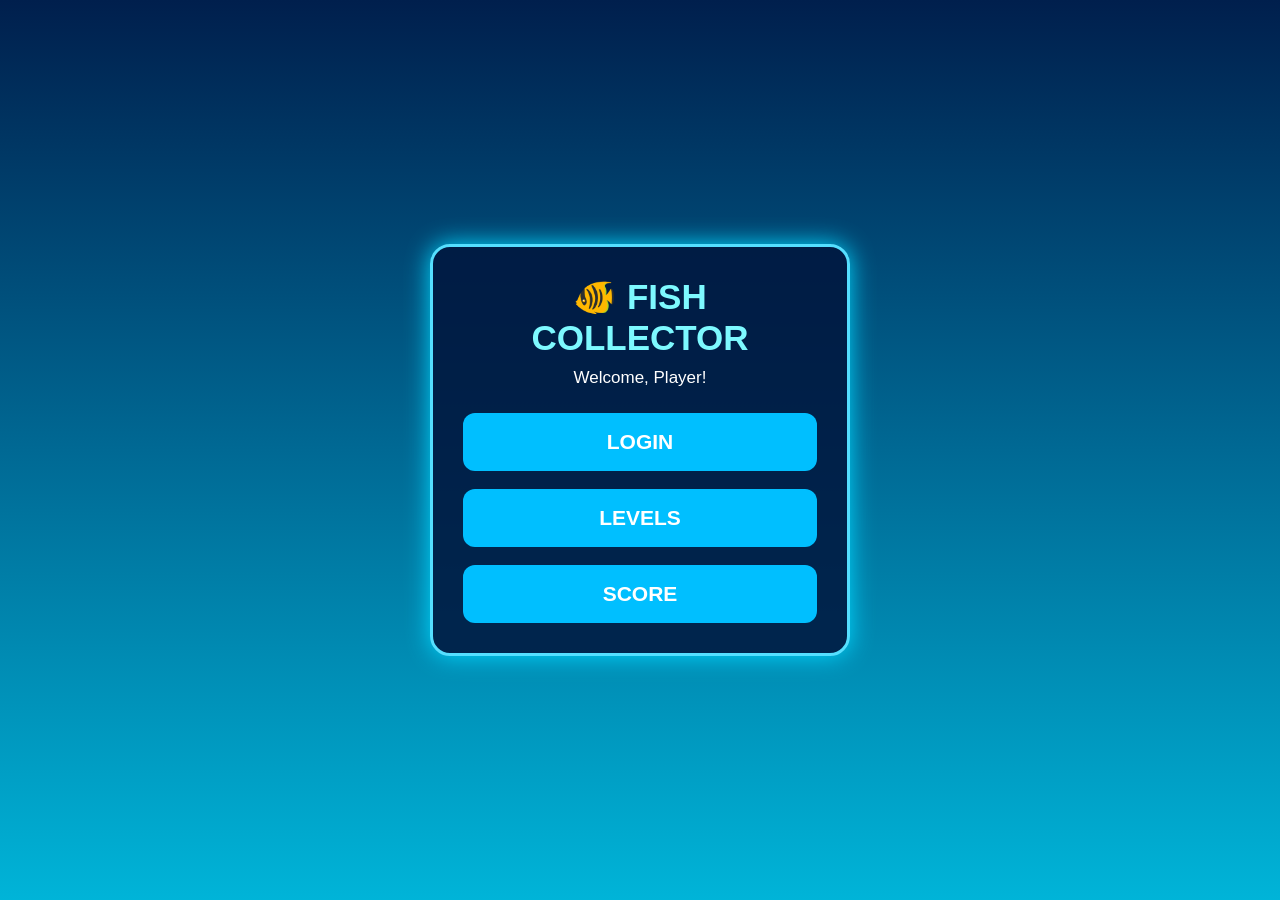
<file: game1/mainmenu.html>
<!DOCTYPE html>
<html lang="en">
<head>
<meta charset="UTF-8">
<meta name="viewport" content="width=device-width, initial-scale=1.0">
<title>Fish Collector - Main Menu</title>

<style>
* {
    margin: 0;
    padding: 0;
    box-sizing: border-box;
}

body {
    font-family: Arial, sans-serif;
    min-height: 100vh;
    background: linear-gradient(to bottom, #001f4d, #006994, #00b4d8);
    display: flex;
    justify-content: center;
    align-items: center;
    color: white;
}

.menu-container {
    width: 90%;
    max-width: 420px;
    padding: 30px;
    text-align: center;
    background: rgba(0, 20, 60, 0.85);
    border: 3px solid #55dfff;
    border-radius: 20px;
    box-shadow: 0 0 25px #00d9ff;
}

h1 {
    font-size: 35px;
    margin-bottom: 10px;
    color: #7df9ff;
}

.player-name {
    margin-bottom: 25px;
    font-size: 17px;
}

.menu-buttons {
    display: flex;
    flex-direction: column;
    gap: 18px;
}

.menu-btn {
    width: 100%;
    padding: 17px;
    border: none;
    border-radius: 12px;
    background: #00bfff;
    color: white;
    font-size: 21px;
    font-weight: bold;
    cursor: pointer;
    transition: 0.3s;
}

.menu-btn:hover {
    background: #008cff;
    transform: scale(1.05);
}

.section {
    display: none;
    margin-top: 25px;
    padding: 20px;
    background: rgba(0, 100, 150, 0.6);
    border-radius: 12px;
}

.section h2 {
    margin-bottom: 15px;
    color: #7df9ff;
}

.section button {
    display: block;
    width: 100%;
    padding: 12px;
    margin-top: 10px;
    border: none;
    border-radius: 8px;
    background: #00bfff;
    color: white;
    font-size: 17px;
    font-weight: bold;
    cursor: pointer;
}

.section button:hover {
    background: #008cff;
}

.back-btn {
    background: #ff9800 !important;
}

</style>
</head>

<body>

<div class="menu-container">

    <h1>🐠 FISH COLLECTOR</h1>

    <p class="player-name" id="playerName">
        Welcome, Player!
    </p>

    <!-- Main Menu Buttons -->
    <div class="menu-buttons">

        <button class="menu-btn" onclick="showSection('loginSection')">
            LOGIN
        </button>

        <button class="menu-btn" onclick="showSection('levelsSection')">
            LEVELS
        </button>

        <button class="menu-btn" onclick="showSection('scoreSection')">
            SCORE
        </button>

    </div>

    <!-- Login Section -->
    <div class="section" id="loginSection">
        <h2>LOGIN</h2>
        <p>Return to the login page to start a new game.</p>

        <button onclick="goToLogin()">Go to Login</button>
        <button class="back-btn" onclick="backToMenu()">Back to Menu</button>
    </div>

    <!-- Levels Section -->
    <div class="section" id="levelsSection">
        <h2>SELECT LEVEL</h2>

        <button onclick="startLevel(1)">LEVEL 1</button>

        <button id="level2Button" onclick="startLevel(2)">
            LEVEL 2 🔒
        </button>

        <button class="back-btn" onclick="backToMenu()">Back to Menu</button>
    </div>

    <!-- Score Section -->
    <div class="section" id="scoreSection">
        <h2>YOUR SCORE</h2>

        <p style="font-size: 28px; margin: 15px;">
            ⭐ <span id="finalScore">0</span>
        </p>

        <p>Total collected points</p>

        <button class="back-btn" onclick="backToMenu()">Back to Menu</button>
    </div>

</div>

<script>

const playerData = JSON.parse(
    localStorage.getItem("fishCollectorPlayer")
);

if (playerData) {
    document.getElementById("playerName").textContent =
        "Welcome, " + playerData.username + "!";
    
    document.getElementById("finalScore").textContent =
        playerData.score || 0;

    if (playerData.rareUnlocked) {
        document.getElementById("level2Button").textContent =
            "LEVEL 2";
    }
}

function showSection(sectionId) {

    document.querySelectorAll(".section").forEach(section => {
        section.style.display = "none";
    });

    document.getElementById(sectionId).style.display = "block";
}

function backToMenu() {

    document.querySelectorAll(".section").forEach(section => {
        section.style.display = "none";
    });
}

function goToLogin() {
    window.location.href = "index.html";
}

function startLevel(level) {

    if (level === 2 && (!playerData || !playerData.rareUnlocked)) {
        alert("Complete Level 1 and the API question to unlock Level 2!");
        return;
    }

    localStorage.setItem("selectedLevel", level);
    window.location.href = "game.html";
}

</script>

</body>
</html>
</file>
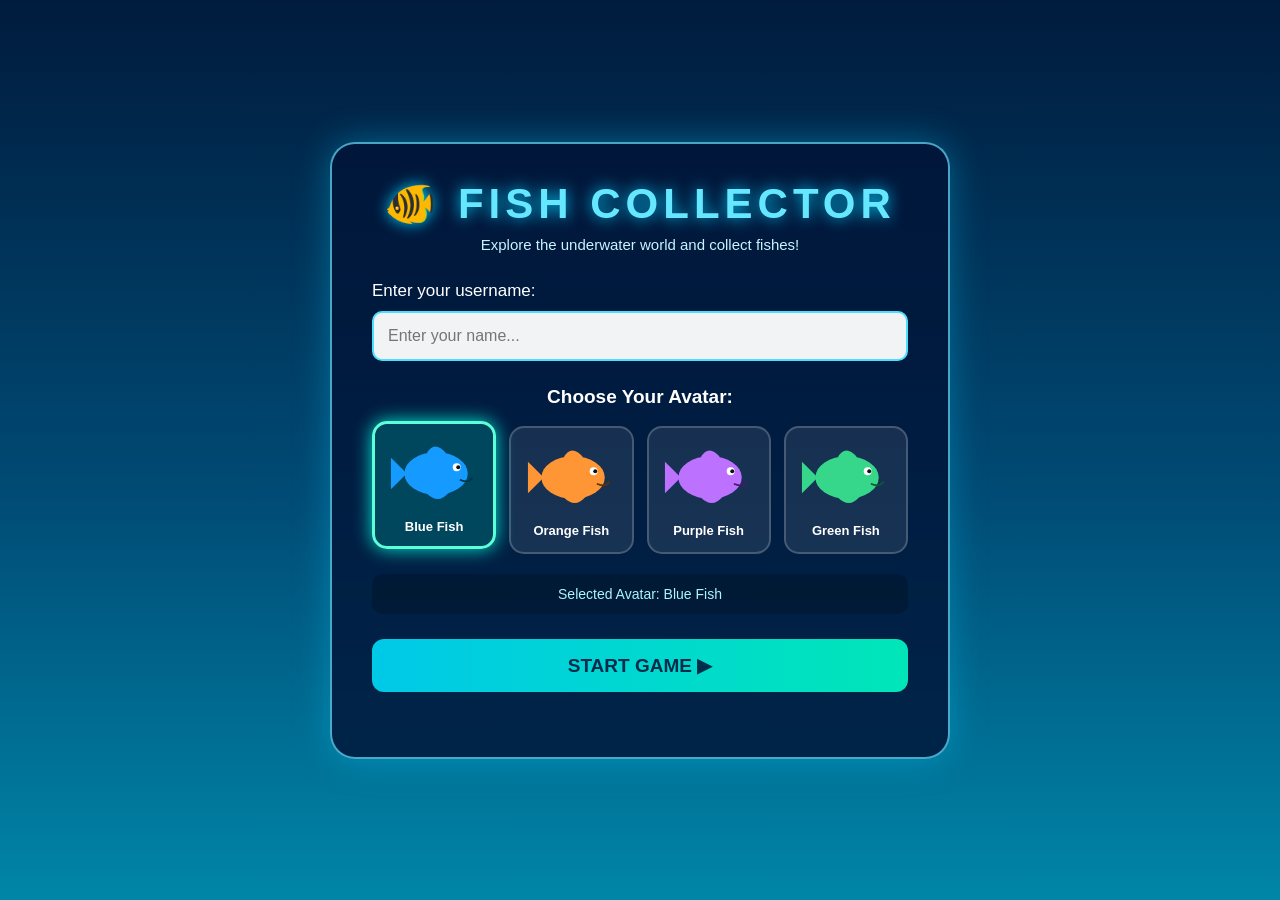
<file: ForestGuardianNew/docs/original_prototype/api.html>
<!DOCTYPE html>
<html lang="en">
<head>
<meta charset="UTF-8">
<meta name="viewport" content="width=device-width, initial-scale=1.0">

<title>Fish Collector - API Challenge</title>

<style>

* {
    margin: 0;
    padding: 0;
    box-sizing: border-box;
}

body {
    font-family: Arial, sans-serif;
    background: linear-gradient(180deg, #001b38, #005b83, #00304e);
    color: white;
    min-height: 100vh;
    display: flex;
    justify-content: center;
    align-items: center;
    overflow-x: hidden;
}

/* BACKGROUND BUBBLES */

.bubble {
    position: fixed;
    bottom: -50px;
    border: 2px solid rgba(255,255,255,0.3);
    border-radius: 50%;
    animation: bubbleUp 12s linear infinite;
    pointer-events: none;
}

.b1 {
    left: 10%;
    width: 25px;
    height: 25px;
}

.b2 {
    left: 80%;
    width: 35px;
    height: 35px;
    animation-delay: 3s;
}

.b3 {
    left: 45%;
    width: 20px;
    height: 20px;
    animation-delay: 5s;
}

@keyframes bubbleUp {
    from {
        transform: translateY(0);
        opacity: 0;
    }

    20% {
        opacity: 0.7;
    }

    to {
        transform: translateY(-120vh);
        opacity: 0;
    }
}

/* MAIN CONTAINER */

.container {
    width: 550px;
    max-width: 92%;
    padding: 35px;
    margin: 30px 0;
    background: rgba(0, 20, 50, 0.94);
    border: 2px solid #43dfff;
    border-radius: 22px;
    box-shadow: 0 0 30px rgba(0,220,255,0.3);
    text-align: center;
    position: relative;
    z-index: 2;
}

.header-icon {
    font-size: 55px;
    margin-bottom: 10px;
}

h1 {
    color: #72edff;
    font-size: 28px;
    margin-bottom: 10px;
}

.subtitle {
    color: #c6f4ff;
    font-size: 14px;
    line-height: 1.6;
    margin-bottom: 20px;
}

/* PLAYER INFORMATION */

.player-name {
    background: rgba(0, 180, 220, 0.12);
    border: 1px solid #26c9ed;
    padding: 12px;
    border-radius: 10px;
    margin-bottom: 20px;
    color: #8cecff;
    font-weight: bold;
}

/* QUESTION SECTION */

.question-box {
    background: rgba(255,255,255,0.08);
    padding: 20px;
    border-radius: 15px;
    border: 1px solid rgba(90,220,255,0.4);
}

.question-title {
    font-size: 19px;
    font-weight: bold;
    color: #ffffff;
    margin-bottom: 15px;
}

.question-image {
    width: 100%;
    max-width: 350px;
    max-height: 300px;
    object-fit: contain;
    background: white;
    border-radius: 10px;
    padding: 8px;
    display: block;
    margin: 0 auto 20px;
}

.loading {
    color: #9defff;
    padding: 25px;
}

.error {
    color: #ff8585;
    font-size: 14px;
    margin: 12px 0;
}

/* ANSWER INPUTS */

.answer-section {
    margin-top: 20px;
}

.answer-section label {
    display: block;
    text-align: left;
    margin-bottom: 7px;
    color: #bcefff;
    font-size: 14px;
}

.answer-section input {
    width: 100%;
    padding: 13px;
    border-radius: 9px;
    border: 1px solid #42dfff;
    background: #eafaff;
    color: #00304e;
    font-size: 17px;
    outline: none;
    margin-bottom: 15px;
}

.answer-section input:focus {
    border: 2px solid #00eaff;
    box-shadow: 0 0 10px rgba(0,234,255,0.4);
}

/* BUTTONS */

.btn {
    width: 100%;
    padding: 13px;
    margin-top: 12px;
    border: none;
    border-radius: 10px;
    background: linear-gradient(90deg, #00c9ed, #00e5b5);
    color: #002b4c;
    font-size: 17px;
    font-weight: bold;
    cursor: pointer;
    transition: 0.2s;
}

.btn:hover {
    transform: scale(1.02);
    box-shadow: 0 0 15px #00eaff;
}

.btn:disabled {
    opacity: 0.5;
    cursor: not-allowed;
    transform: none;
    box-shadow: none;
}

/* RESULT MESSAGE */

.result-message {
    display: none;
    padding: 13px;
    margin-top: 15px;
    border-radius: 9px;
    font-weight: bold;
    line-height: 1.5;
}

.correct {
    display: block;
    background: rgba(0,220,130,0.15);
    border: 1px solid #00e5a0;
    color: #73ffc5;
}

.wrong {
    display: block;
    background: rgba(255,70,90,0.15);
    border: 1px solid #ff6078;
    color: #ff9baa;
}

/* RARE FISH */

.rare-fish {
    font-size: 65px;
    margin: 15px;
}

.footer {
    color: #8ccfe4;
    font-size: 12px;
    margin-top: 20px;
}

@media(max-width: 500px) {

    .container {
        padding: 22px;
    }

    h1 {
        font-size: 23px;
    }

    .question-image {
        max-width: 100%;
    }

}

</style>
</head>

<body>

<!-- Background bubbles -->

<div class="bubble b1"></div>
<div class="bubble b2"></div>
<div class="bubble b3"></div>

<!-- Main API interface -->

<div class="container">

    <div class="header-icon">🐠</div>

    <h1>FISH API CHALLENGE</h1>

    <p class="subtitle">
        Congratulations! You collected 10 common blue fish.
        <br>
        Answer the API challenge to unlock rare fish!
    </p>

    <div class="player-name">
        Player: <span id="playerName">Player</span>
    </div>

    <div class="question-box">

        <div class="question-title">
            🧩 Answer the Question
        </div>

        <div id="loadingMessage" class="loading">
            Loading question from API...
        </div>

        <img
            id="questionImage"
            class="question-image"
            style="display:none;"
            alt="Fish API Question"
        >

        <div id="errorMessage" class="error"></div>

        <div class="answer-section">

            <label for="fishAnswer">
                🐟 Number of Fish:
            </label>

            <input
                type="number"
                id="fishAnswer"
                placeholder="Enter number of fish"
                min="0"
            >

            <label for="chestAnswer">
                📦 Number of Treasure Chests:
            </label>

            <input
                type="number"
                id="chestAnswer"
                placeholder="Enter number of treasure chests"
                min="0"
            >

        </div>

        <button
            class="btn"
            id="submitButton"
            onclick="checkAnswer()"
            disabled
        >
            SUBMIT ANSWER
        </button>

        <div id="resultMessage" class="result-message"></div>

        <button
            class="btn"
            id="continueButton"
            style="display:none;"
            onclick="continueGame()"
        >
            UNLOCK RARE FISH
        </button>

        <button
            class="btn"
            id="retryButton"
            style="display:none;"
            onclick="loadQuestion()"
        >
            TRY ANOTHER QUESTION
        </button>

    </div>

    <div class="footer">
        Fish Collector Game | API Question Interface
    </div>

</div>

<script>

// =====================================
// 1. GET PLAYER INFORMATION
// =====================================

let playerData = JSON.parse(
    localStorage.getItem("fishCollectorPlayer")
);

if (!playerData) {

    window.location.href = "index.html";

}

document.getElementById("playerName").textContent =
    playerData.username;


// =====================================
// 2. API INFORMATION
// =====================================

const API_URL =
    "https://marcconrad.com/uob/fish/api.php?out=json";

let correctFish = null;
let correctChest = null;
let questionLoaded = false;


// =====================================
// 3. LOAD QUESTION FROM API
// =====================================

async function loadQuestion() {

    const loadingMessage =
        document.getElementById("loadingMessage");

    const questionImage =
        document.getElementById("questionImage");

    const errorMessage =
        document.getElementById("errorMessage");

    const resultMessage =
        document.getElementById("resultMessage");

    const submitButton =
        document.getElementById("submitButton");

    loadingMessage.style.display = "block";
    loadingMessage.textContent =
        "Loading question from API...";

    questionImage.style.display = "none";

    errorMessage.textContent = "";
    resultMessage.style.display = "none";

    document.getElementById("fishAnswer").value = "";
    document.getElementById("chestAnswer").value = "";

    document.getElementById("continueButton").style.display =
        "none";

    document.getElementById("retryButton").style.display =
        "none";

    submitButton.disabled = true;

    questionLoaded = false;

    try {

        const response = await fetch(API_URL, {
            cache: "no-store"
        });

        if (!response.ok) {
            throw new Error("API connection failed.");
        }

        const data = await response.json();

        // Get question and correct answers

        if (
            !data.question ||
            data.fish === undefined ||
            data.chest === undefined
        ) {
            throw new Error("Invalid API response.");
        }

        correctFish = Number(data.fish);
        correctChest = Number(data.chest);

        // Display question image

        questionImage.src = data.question;

        questionImage.onload = function() {

            loadingMessage.style.display = "none";
            questionImage.style.display = "block";

            submitButton.disabled = false;

            questionLoaded = true;

        };

        questionImage.onerror = function() {

            throw new Error("Could not load question image.");

        };

    }

    catch (error) {

        console.error(error);

        loadingMessage.style.display = "none";

        errorMessage.textContent =
            "Unable to load the question. Please try again.";

        document.getElementById("retryButton").style.display =
            "block";

    }

}


// =====================================
// 4. CHECK PLAYER ANSWER
// =====================================

function checkAnswer() {

    if (!questionLoaded) {
        return;
    }

    const fishInput =
        document.getElementById("fishAnswer").value.trim();

    const chestInput =
        document.getElementById("chestAnswer").value.trim();

    const resultMessage =
        document.getElementById("resultMessage");

    // Validate empty inputs

    if (fishInput === "" || chestInput === "") {

        resultMessage.className =
            "result-message wrong";

        resultMessage.textContent =
            "Please enter both answers.";

        return;

    }

    const playerFishAnswer = Number(fishInput);
    const playerChestAnswer = Number(chestInput);

    // Compare answers with API solutions

    if (
        playerFishAnswer === correctFish &&
        playerChestAnswer === correctChest
    ) {

        // Correct answer

        resultMessage.className =
            "result-message correct";

        resultMessage.innerHTML =
            "🎉 Correct Answer!<br>" +
            "You successfully completed the API challenge!";

        document.getElementById("submitButton").disabled =
            true;

        document.getElementById("fishAnswer").disabled =
            true;

        document.getElementById("chestAnswer").disabled =
            true;

        document.getElementById("continueButton").style.display =
            "block";

    }

    else {

        // Wrong answer

        resultMessage.className =
            "result-message wrong";

        resultMessage.textContent =
            "❌ Incorrect Answer! Please try again.";

    }

}


// =====================================
// 5. UNLOCK RARE FISH
// =====================================

function continueGame() {

    // Unlock rare fish

    playerData.rareUnlocked = true;

    // Save player information

    localStorage.setItem(
        "fishCollectorPlayer",
        JSON.stringify(playerData)
    );

    // Return to game

    window.location.href = "game.html";

}


// =====================================
// 6. START API QUESTION
// =====================================

loadQuestion();

</script>

</body>
</html>
</file>
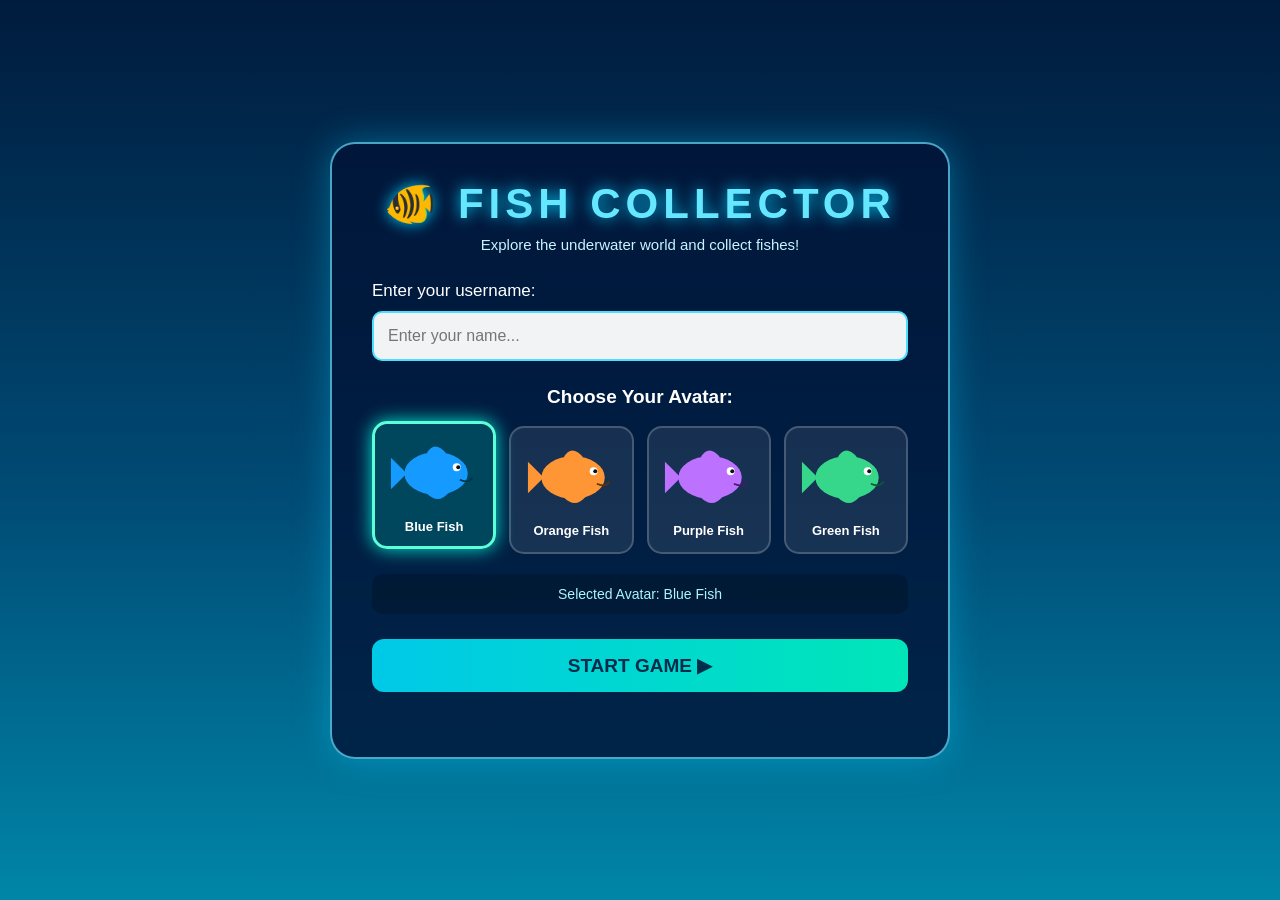
<file: ForestGuardianNew/docs/original_prototype/game.html>
<!DOCTYPE html>
<html lang="en">
<head>
<meta charset="UTF-8">
<meta name="viewport" content="width=device-width, initial-scale=1.0">
<title>Fish Collector - Game</title>

<style>
* {
    margin: 0;
    padding: 0;
    box-sizing: border-box;
}

body {
    font-family: Arial, sans-serif;
    background: #001b38;
    color: white;
    overflow: hidden;
}

/* MAIN GAME */

.game-container {
    width: 100%;
    height: 100vh;
    position: relative;
    background:
        linear-gradient(rgba(0,35,75,0.2), rgba(0,15,45,0.5)),
        linear-gradient(180deg, #003c69, #006c91 65%, #00304e);
    overflow: hidden;
}

/* UNDERWATER LIGHT EFFECT */

.game-container::before {
    content: "";
    position: absolute;
    inset: 0;
    background:
        repeating-linear-gradient(
            110deg,
            transparent 0px,
            transparent 100px,
            rgba(100,220,255,0.06) 130px,
            transparent 170px
        );
    animation: waterLight 8s linear infinite;
    pointer-events: none;
}

@keyframes waterLight {
    from { transform: translateX(-100px); }
    to { transform: translateX(100px); }
}

/* BACKGROUND BUBBLES */

.bubble {
    position: absolute;
    bottom: -50px;
    border: 2px solid rgba(255,255,255,0.3);
    border-radius: 50%;
    animation: bubbleUp 12s linear infinite;
    pointer-events: none;
}

.b1 { left: 10%; width: 20px; height: 20px; }
.b2 { left: 30%; width: 35px; height: 35px; animation-delay: 3s; }
.b3 { left: 65%; width: 18px; height: 18px; animation-delay: 5s; }
.b4 { left: 85%; width: 30px; height: 30px; animation-delay: 2s; }
.b5 { left: 50%; width: 25px; height: 25px; animation-delay: 7s; }

@keyframes bubbleUp {
    from { transform: translateY(0); opacity: 0; }
    20% { opacity: 0.7; }
    to { transform: translateY(-120vh); opacity: 0; }
}

/* SEA FLOOR */

.sea-floor {
    position: absolute;
    bottom: 0;
    left: 0;
    width: 100%;
    height: 65px;
    background: linear-gradient(#087c89, #064e62);
    border-top: 3px solid rgba(75,220,220,0.3);
}

/* SEA PLANTS */

.plant {
    position: absolute;
    bottom: 48px;
    font-size: 45px;
    opacity: 0.8;
    pointer-events: none;
}

.plant1 { left: 3%; }
.plant2 { left: 17%; font-size: 35px; }
.plant3 { right: 10%; }
.plant4 { right: 25%; font-size: 38px; }

/* TOP PLAYER INFORMATION */

.top-bar {
    position: absolute;
    z-index: 5;
    top: 15px;
    left: 2%;
    width: 96%;
    display: flex;
    justify-content: space-between;
    align-items: center;
    gap: 10px;
}

.player-info,
.game-stats {
    display: flex;
    align-items: center;
    gap: 15px;
    background: rgba(0,20,45,0.85);
    border: 1px solid #39c9ed;
    border-radius: 14px;
    padding: 12px 20px;
    box-shadow: 0 0 12px rgba(0,220,255,0.15);
}

.player-info {
    min-width: 230px;
}

.player-avatar {
    width: 52px;
    height: 42px;
}

.player-name {
    font-size: 17px;
    font-weight: bold;
    color: #73eaff;
}

.level-text {
    font-size: 12px;
    margin-top: 5px;
    color: #b8eaff;
}

.game-stats {
    gap: 28px;
}

.stat {
    text-align: center;
    min-width: 65px;
}

.stat-label {
    font-size: 12px;
    color: #b6eaff;
    margin-bottom: 5px;
}

.stat-value {
    font-size: 20px;
    font-weight: bold;
    color: white;
}

.hearts {
    color: #ff557b;
    font-size: 22px;
    letter-spacing: 2px;
}

/* GAME INSTRUCTIONS */

.instructions {
    position: absolute;
    z-index: 5;
    top: 110px;
    left: 50%;
    transform: translateX(-50%);
    background: rgba(0,25,55,0.7);
    border: 1px solid rgba(90,220,255,0.5);
    border-radius: 10px;
    padding: 9px 20px;
    color: #c7f7ff;
    font-size: 13px;
    text-align: center;
}

/* GAME AREA */

.game-area {
    position: absolute;
    inset: 0;
    z-index: 2;
}

/* PLAYER FISH */

.player {
    position: absolute;
    width: 95px;
    height: 75px;
    left: 15%;
    top: 48%;
    z-index: 4;
    transition: filter 0.15s;
    filter: drop-shadow(0 0 10px rgba(255,255,255,0.5));
    pointer-events: none;
}

.player svg {
    width: 100%;
    height: 100%;
    overflow: visible;
}

/* COMMON FISH */

.fish-object {
    position: absolute;
    width: 65px;
    height: 50px;
    z-index: 3;
    cursor: default;
    filter: drop-shadow(0 0 7px rgba(0,200,255,0.5));
}

.fish-object svg {
    width: 100%;
    height: 100%;
}

.fish-object.bonus {
    width: 75px;
    height: 65px;
    filter: drop-shadow(0 0 12px #ffe78a);
}

/* SHARK */

.shark {
    position: absolute;
    z-index: 3;
    font-size: 65px;
    width: 85px;
    height: 75px;
    display: flex;
    justify-content: center;
    align-items: center;
    filter: drop-shadow(0 0 10px rgba(255,80,80,0.6));
}

/* MOVEMENT CONTROLS */

.controls {
    position: absolute;
    z-index: 6;
    bottom: 85px;
    right: 35px;
    width: 150px;
    height: 125px;
    display: grid;
    grid-template-columns: repeat(3, 1fr);
    grid-template-rows: repeat(2, 1fr);
    gap: 7px;
}

.control-btn {
    border: 1px solid #65eaff;
    border-radius: 10px;
    background: rgba(0,30,65,0.85);
    color: white;
    font-size: 22px;
    cursor: pointer;
    transition: 0.15s;
    touch-action: none;
    user-select: none;
}

.control-btn:hover,
.control-btn.active {
    background: #00aaca;
    box-shadow: 0 0 12px #00eaff;
}

.up { grid-column: 2; grid-row: 1; }
.left { grid-column: 1; grid-row: 2; }
.down { grid-column: 2; grid-row: 2; }
.right { grid-column: 3; grid-row: 2; }

/* CONTROL LABEL */

.move-label {
    position: absolute;
    bottom: 220px;
    right: 35px;
    width: 150px;
    text-align: center;
    color: #b8efff;
    font-size: 13px;
}

/* GAME MESSAGE */

.game-message {
    position: absolute;
    z-index: 5;
    bottom: 30px;
    left: 50%;
    transform: translateX(-50%);
    color: #bdf7ff;
    font-size: 14px;
    text-align: center;
}

/* OVERLAY */

.overlay {
    position: absolute;
    inset: 0;
    z-index: 20;
    display: none;
    justify-content: center;
    align-items: center;
    background: rgba(0,10,30,0.8);
    backdrop-filter: blur(5px);
}

.modal {
    width: 420px;
    max-width: 90%;
    padding: 35px;
    text-align: center;
    background: linear-gradient(145deg, #003c65, #001e43);
    border: 2px solid #56e5ff;
    border-radius: 22px;
    box-shadow: 0 0 30px rgba(0,220,255,0.35);
}

.modal h2 {
    color: #72edff;
    font-size: 28px;
    margin-bottom: 20px;
}

.modal p {
    color: #d5f5ff;
    line-height: 1.8;
    margin: 12px 0;
}

.modal-fish {
    font-size: 75px;
    margin: 15px;
}

.modal-btn {
    width: 100%;
    padding: 13px;
    margin-top: 20px;
    background: linear-gradient(90deg, #00c9ed, #00e5b5);
    color: #002b4c;
    border: none;
    border-radius: 10px;
    font-size: 18px;
    font-weight: bold;
    cursor: pointer;
}

.modal-btn:hover {
    box-shadow: 0 0 18px #00eaff;
    transform: scale(1.02);
}

/* SCORE SCREEN */

.score-row {
    display: flex;
    justify-content: space-between;
    margin: 18px 0;
    padding: 12px;
    border-radius: 8px;
    background: rgba(255,255,255,0.08);
}

/* RESPONSIVE */

@media(max-width: 750px) {
    .top-bar {
        flex-wrap: wrap;
    }

    .player-info,
    .game-stats {
        padding: 8px;
        gap: 8px;
    }

    .stat {
        min-width: 45px;
    }

    .controls {
        right: 10px;
        bottom: 75px;
    }

    .instructions {
        top: 125px;
        width: 90%;
    }
}
</style>
</head>

<body>

<div class="game-container" id="gameContainer">

    <!-- Background bubbles -->

    <div class="bubble b1"></div>
    <div class="bubble b2"></div>
    <div class="bubble b3"></div>
    <div class="bubble b4"></div>
    <div class="bubble b5"></div>

    <!-- Sea plants -->

    <div class="plant plant1">🌿</div>
    <div class="plant plant2">🪸</div>
    <div class="plant plant3">🌿</div>
    <div class="plant plant4">🪸</div>

    <!-- Top player information -->

    <div class="top-bar">

        <div class="player-info">

            <div class="player-avatar" id="topAvatar"></div>

            <div>
                <div class="player-name" id="playerName">
                    Player
                </div>

                <div class="level-text">
                    Level: <span id="level">1</span>
                </div>
            </div>

        </div>

        <div class="game-stats">

            <div class="stat">
                <div class="stat-label">SCORE</div>
                <div class="stat-value" id="score">0</div>
            </div>

            <div class="stat">
                <div class="stat-label">LIVES</div>
                <div class="hearts" id="lives">♥ ♥ ♥</div>
            </div>

            <div class="stat">
                <div class="stat-label">BLUE FISH</div>
                <div class="stat-value" id="fishCount">0/10</div>
            </div>

        </div>

    </div>

    <!-- Instructions -->

    <div class="instructions">
        🐟 Collect 10 Blue Fish | 🦈 Avoid Sharks!
        <br>
        Use Arrow Keys or the buttons to move your fish.
    </div>

    <!-- Main game area -->

    <div class="game-area" id="gameArea">

        <!-- Player fish -->

        <div class="player" id="playerFish"></div>

    </div>

    <!-- Sea floor -->

    <div class="sea-floor"></div>

    <!-- Movement buttons -->

    <div class="move-label">MOVE YOUR FISH</div>

    <div class="controls">

        <button class="control-btn up" data-dir="up">▲</button>

        <button class="control-btn left" data-dir="left">◀</button>

        <button class="control-btn down" data-dir="down">▼</button>

        <button class="control-btn right" data-dir="right">▶</button>

    </div>

    <div class="game-message" id="gameMessage">
        Explore the ocean and collect blue fish!
    </div>

    <!-- 10 Blue Fish Collected Modal -->

    <div class="overlay" id="successOverlay">

        <div class="modal">

            <h2>🎉 Fish Collected!</h2>

            <div class="modal-fish">🐟</div>

            <p>
                Successfully collected 10 common blue fish!
            </p>

            <p>
                <strong>Blue Fish (Common)</strong>
                <br>
                +10 points per fish
            </p>

            <button class="modal-btn" onclick="continueToAPI()">
                OK
            </button>

        </div>

    </div>

    <!-- Game Over Modal -->

    <div class="overlay" id="gameOverOverlay">

        <div class="modal">

            <h2>💔 GAME OVER</h2>

            <div class="modal-fish">🦈</div>

            <p>You ran out of lives!</p>

            <p id="gameOverText">
                Better luck next time!
            </p>

            <button class="modal-btn" onclick="showFinalScore()">
                VIEW FINAL SCORE
            </button>

        </div>

    </div>

    <!-- Final Score Screen -->

    <div class="overlay" id="scoreOverlay">

        <div class="modal">

            <h2>🏆 FINAL SCORE</h2>

            <p>Great effort, <span id="finalName"></span>!</p>

            <div class="score-row">
                <span>Total Score</span>
                <strong id="finalScore">0</strong>
            </div>

            <div class="score-row">
                <span>Blue Fish Collected</span>
                <strong id="finalFish">0</strong>
            </div>

            <div class="score-row">
                <span>Remaining Lives</span>
                <strong id="finalLives">0</strong>
            </div>

            <button class="modal-btn" onclick="playAgain()">
                PLAY AGAIN
            </button>

            <button class="modal-btn" onclick="backToMenu()">
                BACK TO MENU
            </button>

        </div>

    </div>

</div>

<script>

// =====================================
// 1. GET PLAYER INFORMATION FROM LOGIN
// =====================================

let playerData = JSON.parse(
    localStorage.getItem("fishCollectorPlayer")
);

if (!playerData) {
    window.location.href = "index.html";
}

let username = playerData.username;
let avatarColor = playerData.avatarColor || "#159bff";

let score = Number(playerData.score || 0);
let blueFish = Number(playerData.blueFish || 0);
let lives = Number(playerData.lives ?? 3);

let rareUnlocked = playerData.rareUnlocked || false;

let gameRunning = true;
let successShown = false;
let gameOver = false;

const gameArea = document.getElementById("gameArea");
const playerFish = document.getElementById("playerFish");

let playerX = 15;
let playerY = 48;

const keys = {
    up: false,
    down: false,
    left: false,
    right: false
};

let objects = [];
let lastSpawn = 0;
let lastTime = 0;
let objectId = 0;

/* Reduced player movement speed */
const speed = 0.12;

// =====================================
// 2. FISH SVG DESIGN
// =====================================

function createFishSVG(color) {

    return `
    <svg viewBox="0 0 120 90">

        <path d="M25 45 L5 25 L5 65 Z"
              fill="${color}"/>

        <ellipse cx="62" cy="45"
                 rx="40" ry="27"
                 fill="${color}"/>

        <path d="M50 20 Q60 2 75 20"
              fill="${color}"/>

        <path d="M50 70 Q65 85 78 69"
              fill="${color}"/>

        <circle cx="88" cy="37" r="5"
                fill="white"/>

        <circle cx="90" cy="37" r="2.5"
                fill="#111"/>

        <path d="M92 53 Q103 58 108 50"
              stroke="#00334d"
              stroke-width="2"
              fill="none"/>

    </svg>`;
}

// =====================================
// 3. DISPLAY PLAYER DETAILS
// =====================================

document.getElementById("playerName").textContent =
    username;

document.getElementById("topAvatar").innerHTML =
    createFishSVG(avatarColor);

playerFish.innerHTML = createFishSVG(avatarColor);

function updateDisplay() {

    document.getElementById("score").textContent =
        score;

    document.getElementById("fishCount").textContent =
        blueFish + "/10";

    document.getElementById("lives").textContent =
        "♥ ".repeat(lives) + "♡ ".repeat(3 - lives);

    document.getElementById("level").textContent =
        rareUnlocked ? 2 : 1;
}

// =====================================
// 4. SAVE GAME INFORMATION
// =====================================

function savePlayerData() {

    playerData.username = username;
    playerData.avatarColor = avatarColor;
    playerData.score = score;
    playerData.blueFish = blueFish;
    playerData.lives = lives;
    playerData.rareUnlocked = rareUnlocked;

    localStorage.setItem(
        "fishCollectorPlayer",
        JSON.stringify(playerData)
    );
}

// =====================================
// 5. PLAYER MOVEMENT
// =====================================

function movePlayer(delta) {

    if (!gameRunning) return;

    const distance = speed * delta;

    if (keys.up) playerY -= distance;
    if (keys.down) playerY += distance;
    if (keys.left) playerX -= distance;
    if (keys.right) playerX += distance;

    const maxX = (gameArea.clientWidth - playerFish.offsetWidth)
                 / gameArea.clientWidth * 100;

    const maxY = (gameArea.clientHeight - playerFish.offsetHeight)
                 / gameArea.clientHeight * 100;

    playerX = Math.max(0, Math.min(maxX, playerX));
    playerY = Math.max(0, Math.min(maxY, playerY));

    playerFish.style.left = playerX + "%";
    playerFish.style.top = playerY + "%";
}

// Keyboard controls

document.addEventListener("keydown", function(event) {

    const direction = {
        ArrowUp: "up",
        ArrowDown: "down",
        ArrowLeft: "left",
        ArrowRight: "right"
    }[event.key];

    if (direction) {
        event.preventDefault();
        keys[direction] = true;
    }

});

document.addEventListener("keyup", function(event) {

    const direction = {
        ArrowUp: "up",
        ArrowDown: "down",
        ArrowLeft: "left",
        ArrowRight: "right"
    }[event.key];

    if (direction) {
        keys[direction] = false;
    }

});

// On-screen movement buttons

document.querySelectorAll(".control-btn").forEach(button => {

    const direction = button.dataset.dir;

    button.addEventListener("pointerdown", function(event) {
        event.preventDefault();

        keys[direction] = true;
        button.classList.add("active");
    });

    function stopMovement() {
        keys[direction] = false;
        button.classList.remove("active");
    }

    button.addEventListener("pointerup", stopMovement);
    button.addEventListener("pointerleave", stopMovement);
    button.addEventListener("pointercancel", stopMovement);

});

// Stop moving when browser loses focus

window.addEventListener("blur", function() {
    Object.keys(keys).forEach(key => keys[key] = false);
});

// =====================================
// 6. CREATE COMMON BLUE FISH
// =====================================

function createCommonFish() {

    const fish = document.createElement("div");

    fish.className = "fish-object";
    fish.innerHTML = createFishSVG("#159bff");

    /* Start from the left side */
    fish.style.left =
        -80 + "px";

    fish.style.top =
        (70 + Math.random() *
        (gameArea.clientHeight - 190)) + "px";

    fish.dataset.type = "common";
    fish.dataset.id = ++objectId;

    gameArea.appendChild(fish);

    objects.push({
        element: fish,
        type: "common",
        x: -80,
        y: parseFloat(fish.style.top),
        speed: 0.04 + Math.random() * 0.07
    });

}

// =====================================
// 7. CREATE RARE FISH
// =====================================

function createRareFish() {

    const rare = document.createElement("div");

    rare.className = "fish-object bonus";

    rare.innerHTML = `
        <svg viewBox="0 0 100 90">
            <path d="M25 45 L5 25 L5 65 Z"
                  fill="#ffbd38"/>

            <ellipse cx="55" cy="45"
                     rx="36" ry="27"
                     fill="#ffbd38"/>

            <path d="M35 23 Q45 -3 65 20"
                  fill="#ffbd38"/>

            <circle cx="78" cy="36" r="5"
                    fill="white"/>

            <circle cx="80" cy="36" r="2.5"
                    fill="#111"/>

            <circle cx="43" cy="37" r="4"
                    fill="#fff1a5"/>

            <circle cx="55" cy="54" r="5"
                    fill="#fff1a5"/>
        </svg>
    `;

    /* Start from the left side */
    rare.style.left =
        -90 + "px";

    rare.style.top =
        (70 + Math.random() *
        (gameArea.clientHeight - 190)) + "px";

    gameArea.appendChild(rare);

    objects.push({
        element: rare,
        type: "rare",
        x: -90,
        y: parseFloat(rare.style.top),
        speed: 0.05 + Math.random() * 0.07
    });

}

// =====================================
// 8. CREATE SHARK OBSTACLE
// =====================================

function createShark() {

    const shark = document.createElement("div");

    shark.className = "shark";
    shark.textContent = "🦈";

    /* Start from the left side */
    shark.style.left =
        -100 + "px";

    shark.style.top =
        (70 + Math.random() *
        (gameArea.clientHeight - 190)) + "px";

    gameArea.appendChild(shark);

    objects.push({
        element: shark,
        type: "shark",
        x: -100,
        y: parseFloat(shark.style.top),
        speed: 0.10 + Math.random() * 0.06
    });

}

// =====================================
// 9. COLLISION DETECTION
// =====================================

function checkCollision(a, b) {

    const rectA = a.getBoundingClientRect();
    const rectB = b.getBoundingClientRect();

    return (
        rectA.left < rectB.right - 8 &&
        rectA.right > rectB.left + 8 &&
        rectA.top < rectB.bottom - 8 &&
        rectA.bottom > rectB.top + 8
    );
}

// =====================================
// 10. COLLECT FISH
// =====================================

function collectFish(object, index) {

    if (object.type === "common") {

        blueFish++;
        score += 10;

        document.getElementById("gameMessage").textContent =
            "🐟 Common Blue Fish Collected! +10 Points";

    }

    else if (object.type === "rare") {

        score += 50;

        document.getElementById("gameMessage").textContent =
            "⭐ Rare Fish Collected! +50 Bonus Points";

    }

    object.element.remove();
    objects.splice(index, 1);

    updateDisplay();
    savePlayerData();

    // Successfully collect 10 common fish

    if (blueFish >= 10 && !successShown && !rareUnlocked) {

        successShown = true;
        gameRunning = false;

        document.getElementById("successOverlay").style.display =
            "flex";
    }

}

// =====================================
// 11. SHARK COLLISION
// =====================================

function hitShark(object, index) {

    lives--;

    object.element.remove();
    objects.splice(index, 1);

    updateDisplay();
    savePlayerData();

    playerFish.style.filter =
        "drop-shadow(0 0 18px red)";

    setTimeout(() => {
        playerFish.style.filter =
            "drop-shadow(0 0 10px white)";
    }, 350);

    document.getElementById("gameMessage").textContent =
        "⚠️ Shark Attack! You lost one life!";

    if (lives <= 0) {
        endGame();
    }

}

// =====================================
// 12. GAME OVER
// =====================================

function endGame() {

    gameRunning = false;
    gameOver = true;

    savePlayerData();

    document.getElementById("gameOverText").textContent =
        "You collected " + blueFish +
        " / 10 common blue fish.";

    document.getElementById("gameOverOverlay").style.display =
        "flex";

}

// =====================================
// 13. SUCCESS - MOVE TO API
// =====================================

function continueToAPI() {

    gameRunning = false;

    savePlayerData();

    // The API question interface will be created
    // in Step 3 as api.html.

    window.location.href = "api.html";

}

// =====================================
// 14. FINAL SCORE SCREEN
// =====================================

function showFinalScore() {

    document.getElementById("gameOverOverlay").style.display =
        "none";

    document.getElementById("scoreOverlay").style.display =
        "flex";

    document.getElementById("finalName").textContent =
        username;

    document.getElementById("finalScore").textContent =
        score;

    document.getElementById("finalFish").textContent =
        blueFish;

    document.getElementById("finalLives").textContent =
        lives;

}

// =====================================
// 15. PLAY AGAIN
// =====================================

function playAgain() {

    localStorage.setItem(
        "fishCollectorPlayer",
        JSON.stringify({
            username: username,
            avatarName: playerData.avatarName,
            avatarColor: avatarColor,
            score: 0,
            lives: 3,
            blueFish: 0,
            rareUnlocked: false
        })
    );

    window.location.href = "game.html";

}

// =====================================
// 16. BACK TO LOGIN
// =====================================

function backToMenu() {

    window.location.href = "index.html";

}

// =====================================
// 17. MAIN GAME LOOP
// =====================================

function gameLoop(timestamp) {

    if (!gameRunning) return;

    const delta = Math.min(timestamp - (lastTime || timestamp), 40);

    lastTime = timestamp;

    // Move player
    movePlayer(delta);

    // Spawn objects

    if (timestamp - lastSpawn > 1300) {

        if (rareUnlocked) {

            const chance = Math.random();

            if (chance < 0.25) {
                createRareFish();
            }
            else if (chance < 0.50) {
                createShark();
            }
            else {
                createCommonFish();
            }

        } else {

            if (Math.random() < 0.25) {
                createShark();
            } else {
                createCommonFish();
            }

        }

        lastSpawn = timestamp;
    }

    // Move objects and check collisions

    for (let i = objects.length - 1; i >= 0; i--) {

        const object = objects[i];

        /* Move objects from left to right */
        object.x += object.speed * delta;

        object.element.style.left =
            object.x + "px";

        // Remove objects outside screen

        if (object.x > gameArea.clientWidth + 120) {

            object.element.remove();
            objects.splice(i, 1);
            continue;

        }

        // Collision with player

        if (checkCollision(playerFish, object.element)) {

            if (object.type === "shark") {
                hitShark(object, i);
            } else {
                collectFish(object, i);
            }

            if (!gameRunning) return;

        }

    }

    requestAnimationFrame(gameLoop);

}

// =====================================
// 18. START GAME
// =====================================

updateDisplay();

playerFish.style.left = playerX + "%";
playerFish.style.top = playerY + "%";

// Continue after API challenge if rare fish unlocked

if (rareUnlocked) {
    document.getElementById("gameMessage").textContent =
        "⭐ Rare fish unlocked! Collect bonus fish!";
}

if (lives <= 0) {
    endGame();
} else if (blueFish >= 10 && !rareUnlocked) {

    successShown = true;
    gameRunning = false;

    document.getElementById("successOverlay").style.display =
        "flex";

} else {

    requestAnimationFrame(gameLoop);

}
function backToMenu() {

    // Save the player's final score and game details
    savePlayerData();
 
    // Open the main menu interface
    window.location.href = "mainmenu.html";
}
</script>

</body>
</html>erData.blueFish = blueFish;
    playerData.lives = lives;
    playerData.rareUnlocked = rareUnlocked;

    localStorage.setItem(
        "fishCollectorPlayer",
        JSON.stringify(playerData)
    );


// =====================================
// 5. PLAYER MOVEMENT
// =====================================

function movePlayer(delta) {

    if (!gameRunning) return;

    const distance = speed * delta;

    if (keys.up) playerY -= distance;
    if (keys.down) playerY += distance;
    if (keys.left) playerX -= distance;
    if (keys.right) playerX += distance;

    const maxX = (gameArea.clientWidth - playerFish.offsetWidth)
                 / gameArea.clientWidth * 100;

    const maxY = (gameArea.clientHeight - playerFish.offsetHeight)
                 / gameArea.clientHeight * 100;

    playerX = Math.max(0, Math.min(maxX, playerX));
    playerY = Math.max(0, Math.min(maxY, playerY));

    playerFish.style.left = playerX + "%";
    playerFish.style.top = playerY + "%";
}

// Keyboard controls

document.addEventListener("keydown", function(event) {

    const direction = {
        ArrowUp: "up",
        ArrowDown: "down",
        ArrowLeft: "left",
        ArrowRight: "right"
    }[event.key];

    if (direction) {
        event.preventDefault();
        keys[direction] = true;
    }

});

document.addEventListener("keyup", function(event) {

    const direction = {
        ArrowUp: "up",
        ArrowDown: "down",
        ArrowLeft: "left",
        ArrowRight: "right"
    }[event.key];

    if (direction) {
        keys[direction] = false;
    }

});

// On-screen movement buttons

document.querySelectorAll(".control-btn").forEach(button => {

    const direction = button.dataset.dir;

    button.addEventListener("pointerdown", function(event) {
        event.preventDefault();

        keys[direction] = true;
        button.classList.add("active");
    });

    function stopMovement() {
        keys[direction] = false;
        button.classList.remove("active");
    }

    button.addEventListener("pointerup", stopMovement);
    button.addEventListener("pointerleave", stopMovement);
    button.addEventListener("pointercancel", stopMovement);

});

// Stop moving when browser loses focus

window.addEventListener("blur", function() {
    Object.keys(keys).forEach(key => keys[key] = false);
});

// =====================================
// 6. CREATE COMMON BLUE FISH
// =====================================

function createCommonFish() {

    const fish = document.createElement("div");

    fish.className = "fish-object";
    fish.innerHTML = createFishSVG("#159bff");

    fish.style.left =
        (gameArea.clientWidth - 80) + "px";

    fish.style.top =
        (70 + Math.random() *
        (gameArea.clientHeight - 190)) + "px";

    fish.dataset.type = "common";
    fish.dataset.id = ++objectId;

    gameArea.appendChild(fish);

    objects.push({
        element: fish,
        type: "common",
        x: gameArea.clientWidth - 80,
        y: parseFloat(fish.style.top),
        speed: 0.04 + Math.random() * 0.07
    });

}

// =====================================
// 7. CREATE RARE FISH
// =====================================

function createRareFish() {

    const rare = document.createElement("div");

    rare.className = "fish-object bonus";

    rare.innerHTML = `
        <svg viewBox="0 0 100 90">
            <path d="M25 45 L5 25 L5 65 Z"
                  fill="#ffbd38"/>

            <ellipse cx="55" cy="45"
                     rx="36" ry="27"
                     fill="#ffbd38"/>

            <path d="M35 23 Q45 -3 65 20"
                  fill="#ffbd38"/>

            <circle cx="78" cy="36" r="5"
                    fill="white"/>

            <circle cx="80" cy="36" r="2.5"
                    fill="#111"/>

            <circle cx="43" cy="37" r="4"
                    fill="#fff1a5"/>

            <circle cx="55" cy="54" r="5"
                    fill="#fff1a5"/>
        </svg>
    `;

    rare.style.left =
        (gameArea.clientWidth - 90) + "px";

    rare.style.top =
        (70 + Math.random() *
        (gameArea.clientHeight - 190)) + "px";

    gameArea.appendChild(rare);

    objects.push({
        element: rare,
        type: "rare",
        x: gameArea.clientWidth - 90,
        y: parseFloat(rare.style.top),
        speed: 0.05 + Math.random() * 0.07
    });

}

// =====================================
// 8. CREATE SHARK OBSTACLE
// =====================================

function createShark() {

    const shark = document.createElement("div");

    shark.className = "shark";
    shark.textContent = "🦈";

    shark.style.left =
        (gameArea.clientWidth - 100) + "px";

    shark.style.top =
        (70 + Math.random() *
        (gameArea.clientHeight - 190)) + "px";

    gameArea.appendChild(shark);

    objects.push({
        element: shark,
        type: "shark",
        x: gameArea.clientWidth - 100,
        y: parseFloat(shark.style.top),
        speed: 0.10 + Math.random() * 0.06
    });

}

// =====================================
// 9. COLLISION DETECTION
// =====================================

function checkCollision(a, b) {

    const rectA = a.getBoundingClientRect();
    const rectB = b.getBoundingClientRect();

    return (
        rectA.left < rectB.right - 8 &&
        rectA.right > rectB.left + 8 &&
        rectA.top < rectB.bottom - 8 &&
        rectA.bottom > rectB.top + 8
    );
}

// =====================================
// 10. COLLECT FISH
// =====================================

function collectFish(object, index) {

    if (object.type === "common") {

        blueFish++;
        score += 10;

        document.getElementById("gameMessage").textContent =
            "🐟 Common Blue Fish Collected! +10 Points";

    }

    else if (object.type === "rare") {

        score += 50;

        document.getElementById("gameMessage").textContent =
            "⭐ Rare Fish Collected! +50 Bonus Points";

    }

    object.element.remove();
    objects.splice(index, 1);

    updateDisplay();
    savePlayerData();

    // Successfully collect 10 common fish

    if (blueFish >= 10 && !successShown && !rareUnlocked) {

        successShown = true;
        gameRunning = false;

        document.getElementById("successOverlay").style.display =
            "flex";
    }

}

// =====================================
// 11. SHARK COLLISION
// =====================================

function hitShark(object, index) {

    lives--;

    object.element.remove();
    objects.splice(index, 1);

    updateDisplay();
    savePlayerData();

    playerFish.style.filter =
        "drop-shadow(0 0 18px red)";

    setTimeout(() => {
        playerFish.style.filter =
            "drop-shadow(0 0 10px white)";
    }, 350);

    document.getElementById("gameMessage").textContent =
        "⚠️ Shark Attack! You lost one life!";

    if (lives <= 0) {
        endGame();
    }

}

// =====================================
// 12. GAME OVER
// =====================================

function endGame() {

    gameRunning = false;
    gameOver = true;

    savePlayerData();

    document.getElementById("gameOverText").textContent =
        "You collected " + blueFish +
        " / 10 common blue fish.";

    document.getElementById("gameOverOverlay").style.display =
        "flex";

}

// =====================================
// 13. SUCCESS - MOVE TO API
// =====================================

function continueToAPI() {

    gameRunning = false;

    savePlayerData();

    // The API question interface will be created
    // in Step 3 as api.html.

    window.location.href = "api.html";

}

// =====================================
// 14. FINAL SCORE SCREEN
// =====================================

function showFinalScore() {

    document.getElementById("gameOverOverlay").style.display =
        "none";

    document.getElementById("scoreOverlay").style.display =
        "flex";

    document.getElementById("finalName").textContent =
        username;

    document.getElementById("finalScore").textContent =
        score;

    document.getElementById("finalFish").textContent =
        blueFish;

    document.getElementById("finalLives").textContent =
        lives;

}

// =====================================
// 15. PLAY AGAIN
// =====================================

function playAgain() {

    localStorage.setItem(
        "fishCollectorPlayer",
        JSON.stringify({
            username: username,
            avatarName: playerData.avatarName,
            avatarColor: avatarColor,
            score: 0,
            lives: 3,
            blueFish: 0,
            rareUnlocked: false
        })
    );

    window.location.href = "game.html";

}

// =====================================
// 16. BACK TO LOGIN
// =====================================

function backToMenu() {

    // Save the player's final score and game details
    savePlayerData();

    // Open the main menu interface
    window.location.href = "mainmenu.html";
}

// =====================================
// 17. MAIN GAME LOOP
// =====================================

function gameLoop(timestamp) {

    if (!gameRunning) return;

    const delta = Math.min(timestamp - (lastTime || timestamp), 40);

    lastTime = timestamp;

    // Move player
    movePlayer(delta);

    // Spawn objects

    if (timestamp - lastSpawn > 1300) {

        if (rareUnlocked) {

            const chance = Math.random();

            if (chance < 0.25) {
                createRareFish();
            }
            else if (chance < 0.50) {
                createShark();
            }
            else {
                createCommonFish();
            }

        } else {

            if (Math.random() < 0.25) {
                createShark();
            } else {
                createCommonFish();
            }

        }

        lastSpawn = timestamp;
    }

    // Move objects and check collisions

    for (let i = objects.length - 1; i >= 0; i--) {

        const object = objects[i];

        object.x -= object.speed * delta;

        object.element.style.left =
            object.x + "px";

        // Remove objects outside screen

        if (object.x < -120) {

            object.element.remove();
            objects.splice(i, 1);
            continue;

        }

        // Collision with player

        if (checkCollision(playerFish, object.element)) {

            if (object.type === "shark") {
                hitShark(object, i);
            } else {
                collectFish(object, i);
            }

            if (!gameRunning) return;

        }

    }

    requestAnimationFrame(gameLoop);

}

// =====================================
// 18. START GAME
// =====================================

updateDisplay();

playerFish.style.left = playerX + "%";
playerFish.style.top = playerY + "%";

// Continue after API challenge if rare fish unlocked

if (rareUnlocked) {
    document.getElementById("gameMessage").textContent =
        "⭐ Rare fish unlocked! Collect bonus fish!";
}

if (lives <= 0) {
    endGame();
} else if (blueFish >= 10 && !rareUnlocked) {

    successShown = true;
    gameRunning = false;

    document.getElementById("successOverlay").style.display =
        "flex";

} else {

    requestAnimationFrame(gameLoop);

}



</script>

</body>
</html>
</file>
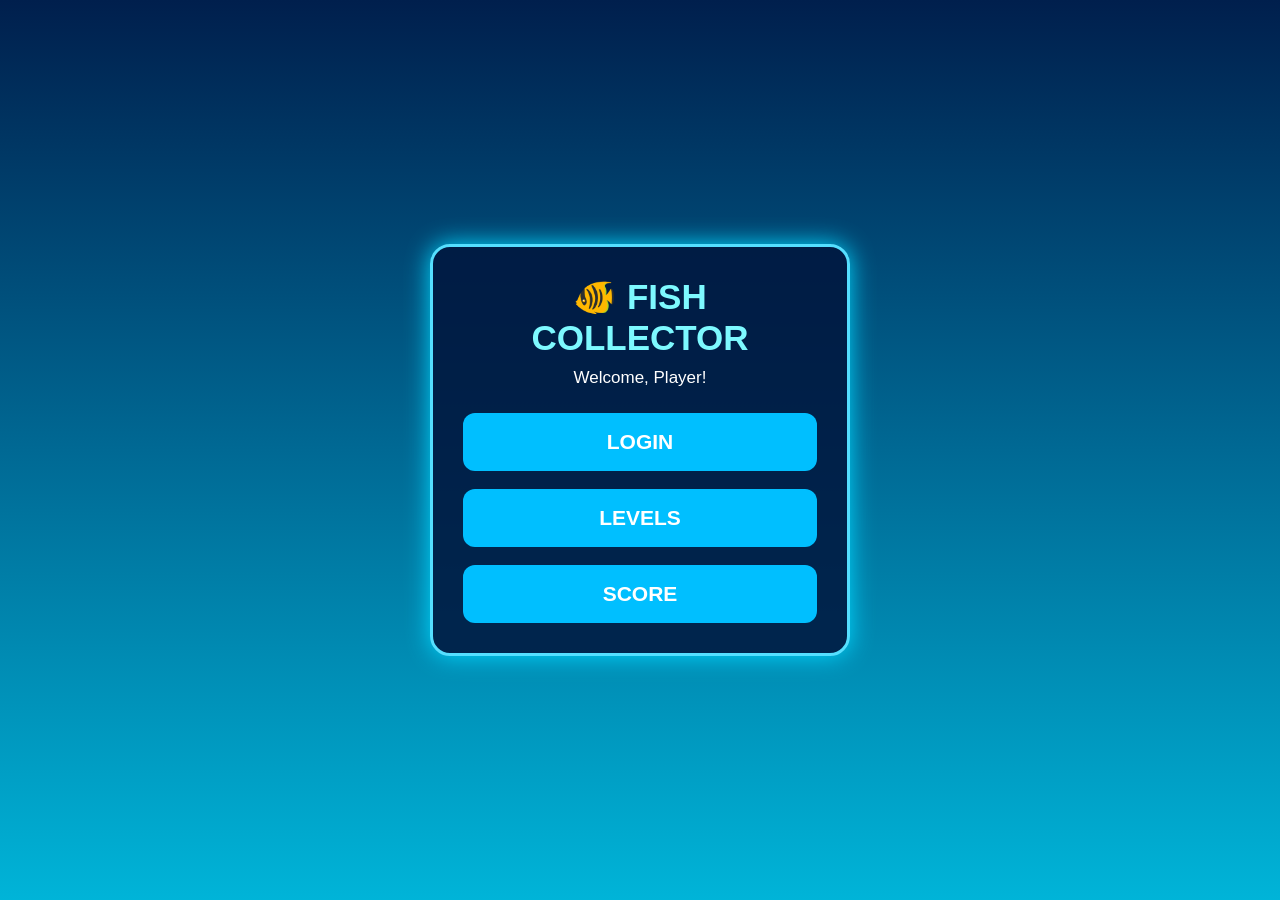
<file: ForestGuardianNew/docs/original_prototype/mainmenu.html>
<!DOCTYPE html>
<html lang="en">
<head>
<meta charset="UTF-8">
<meta name="viewport" content="width=device-width, initial-scale=1.0">
<title>Fish Collector - Main Menu</title>

<style>
* {
    margin: 0;
    padding: 0;
    box-sizing: border-box;
}

body {
    font-family: Arial, sans-serif;
    min-height: 100vh;
    background: linear-gradient(to bottom, #001f4d, #006994, #00b4d8);
    display: flex;
    justify-content: center;
    align-items: center;
    color: white;
}

.menu-container {
    width: 90%;
    max-width: 420px;
    padding: 30px;
    text-align: center;
    background: rgba(0, 20, 60, 0.85);
    border: 3px solid #55dfff;
    border-radius: 20px;
    box-shadow: 0 0 25px #00d9ff;
}

h1 {
    font-size: 35px;
    margin-bottom: 10px;
    color: #7df9ff;
}

.player-name {
    margin-bottom: 25px;
    font-size: 17px;
}

.menu-buttons {
    display: flex;
    flex-direction: column;
    gap: 18px;
}

.menu-btn {
    width: 100%;
    padding: 17px;
    border: none;
    border-radius: 12px;
    background: #00bfff;
    color: white;
    font-size: 21px;
    font-weight: bold;
    cursor: pointer;
    transition: 0.3s;
}

.menu-btn:hover {
    background: #008cff;
    transform: scale(1.05);
}

.section {
    display: none;
    margin-top: 25px;
    padding: 20px;
    background: rgba(0, 100, 150, 0.6);
    border-radius: 12px;
}

.section h2 {
    margin-bottom: 15px;
    color: #7df9ff;
}

.section button {
    display: block;
    width: 100%;
    padding: 12px;
    margin-top: 10px;
    border: none;
    border-radius: 8px;
    background: #00bfff;
    color: white;
    font-size: 17px;
    font-weight: bold;
    cursor: pointer;
}

.section button:hover {
    background: #008cff;
}

.back-btn {
    background: #ff9800 !important;
}

</style>
</head>

<body>

<div class="menu-container">

    <h1>🐠 FISH COLLECTOR</h1>

    <p class="player-name" id="playerName">
        Welcome, Player!
    </p>

    <!-- Main Menu Buttons -->
    <div class="menu-buttons">

        <button class="menu-btn" onclick="showSection('loginSection')">
            LOGIN
        </button>

        <button class="menu-btn" onclick="showSection('levelsSection')">
            LEVELS
        </button>

        <button class="menu-btn" onclick="showSection('scoreSection')">
            SCORE
        </button>

    </div>

    <!-- Login Section -->
    <div class="section" id="loginSection">
        <h2>LOGIN</h2>
        <p>Return to the login page to start a new game.</p>

        <button onclick="goToLogin()">Go to Login</button>
        <button class="back-btn" onclick="backToMenu()">Back to Menu</button>
    </div>

    <!-- Levels Section -->
    <div class="section" id="levelsSection">
        <h2>SELECT LEVEL</h2>

        <button onclick="startLevel(1)">LEVEL 1</button>

        <button id="level2Button" onclick="startLevel(2)">
            LEVEL 2 🔒
        </button>

        <button class="back-btn" onclick="backToMenu()">Back to Menu</button>
    </div>

    <!-- Score Section -->
    <div class="section" id="scoreSection">
        <h2>YOUR SCORE</h2>

        <p style="font-size: 28px; margin: 15px;">
            ⭐ <span id="finalScore">0</span>
        </p>

        <p>Total collected points</p>

        <button class="back-btn" onclick="backToMenu()">Back to Menu</button>
    </div>

</div>

<script>

const playerData = JSON.parse(
    localStorage.getItem("fishCollectorPlayer")
);

if (playerData) {
    document.getElementById("playerName").textContent =
        "Welcome, " + playerData.username + "!";
    
    document.getElementById("finalScore").textContent =
        playerData.score || 0;

    if (playerData.rareUnlocked) {
        document.getElementById("level2Button").textContent =
            "LEVEL 2";
    }
}

function showSection(sectionId) {

    document.querySelectorAll(".section").forEach(section => {
        section.style.display = "none";
    });

    document.getElementById(sectionId).style.display = "block";
}

function backToMenu() {

    document.querySelectorAll(".section").forEach(section => {
        section.style.display = "none";
    });
}

function goToLogin() {
    window.location.href = "index.html";
}

function startLevel(level) {

    if (level === 2 && (!playerData || !playerData.rareUnlocked)) {
        alert("Complete Level 1 and the API question to unlock Level 2!");
        return;
    }

    localStorage.setItem("selectedLevel", level);
    window.location.href = "game.html";
}

</script>

</body>
</html>
</file>
